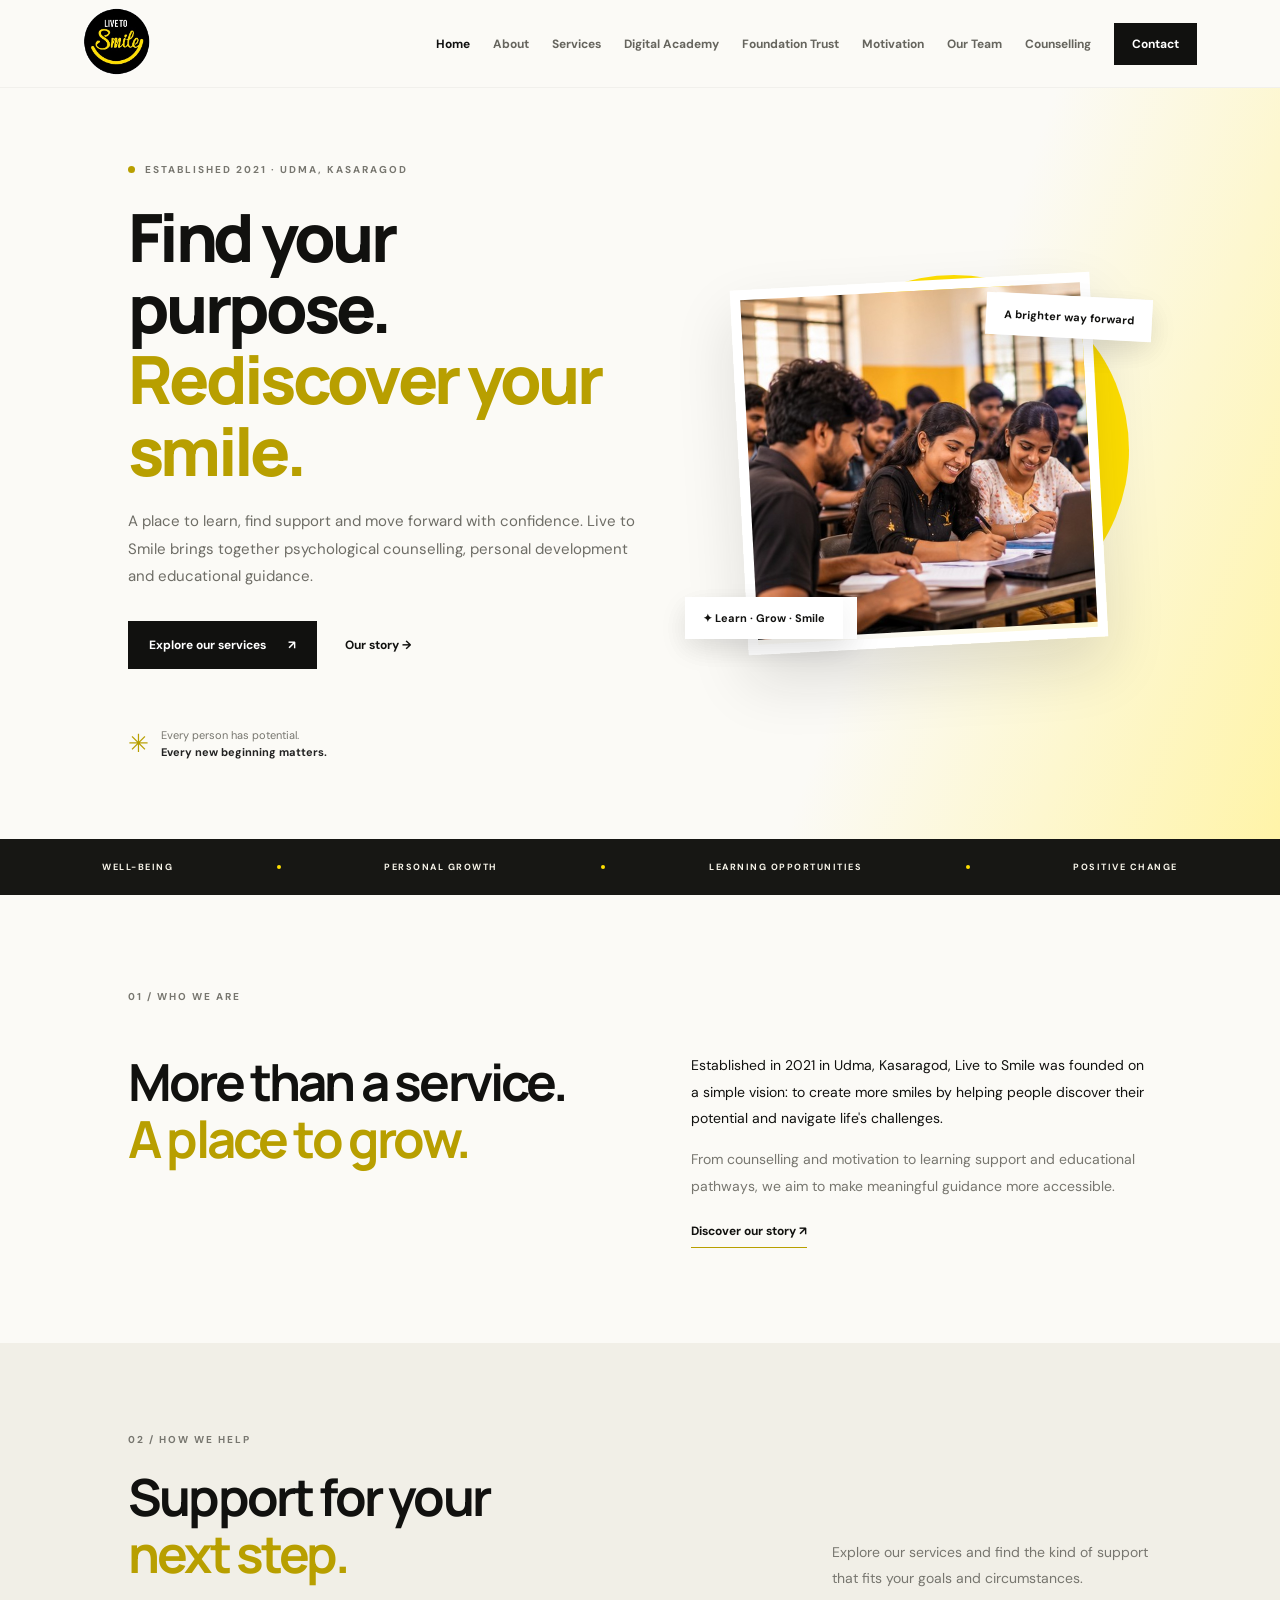
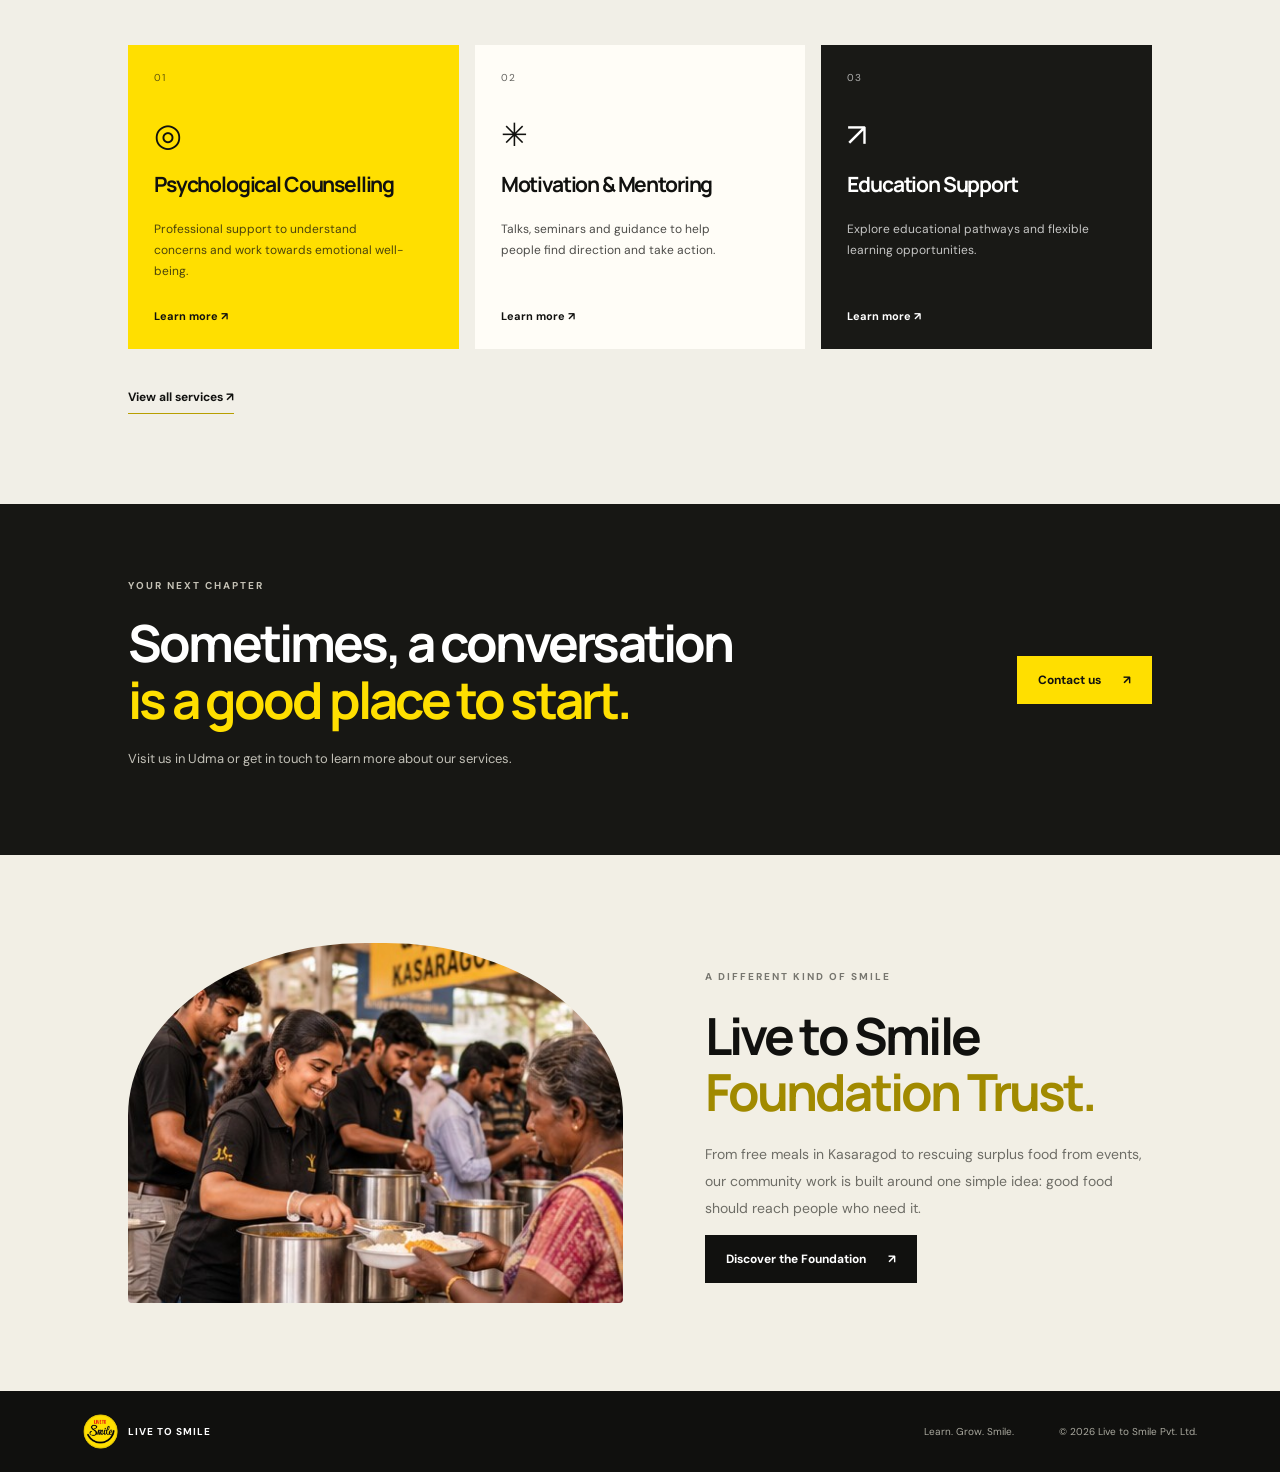
<file: live_to_smile/index.html>
<!doctype html>
<html lang="en"><head><meta charset="UTF-8"><meta name="viewport" content="width=device-width, initial-scale=1.0">
<meta name="description" content="Live to Smile Pvt. Ltd. offers psychological counselling, personal development, motivation and education guidance in Udma, Kasaragod."><title>Home | Live to Smile</title>
<link rel="preconnect" href="https://fonts.googleapis.com"><link rel="preconnect" href="https://fonts.gstatic.com" crossorigin>
<link href="https://fonts.googleapis.com/css2?family=DM+Sans:wght@400;500;600;700&family=Manrope:wght@400;500;600;700;800&display=swap" rel="stylesheet">
<link rel="stylesheet" href="css/style.css"></head><body class="page-home">
<header class="site-header">
  <a class="brand" href="index.html" aria-label="Live to Smile home"><img src="assets/logo-black.jpg" alt="Live to Smile logo"></a>
  <button class="menu-toggle" aria-label="Open navigation" aria-expanded="false">☰</button>
  <nav class="nav" aria-label="Main navigation">
    <a class="active" href="index.html">Home</a><a href="about.html">About</a><a href="services.html">Services</a>
    <a href="education.html">Digital Academy</a><a href="foundation.html">Foundation Trust</a><a href="motivation.html">Motivation</a><a href="team.html">Our Team</a><a href="counselling.html">Counselling</a>
    <a class="nav-cta" href="contact.html">Contact</a>
  </nav>
</header>
<main>
<section class="hero">
 <div class="hero-copy"><span class="eyebrow"><span class="eyebrow-dot"></span> ESTABLISHED 2021 · UDMA, KASARAGOD</span>
 <h1>Find your purpose.<br><span>Rediscover your smile.</span></h1>
 <p class="hero-text">A place to learn, find support and move forward with confidence. Live to Smile brings together psychological counselling, personal development and educational guidance.</p>
 <div class="hero-actions"><a class="button button-dark" href="services.html">Explore our services <span>↗</span></a><a class="text-link" href="about.html">Our story →</a></div>
 <div class="hero-note"><span class="note-mark">✳</span><span>Every person has potential.<br><strong>Every new beginning matters.</strong></span></div></div>
 <div class="hero-art"><div class="sun-disc"></div><div class="art-card home-photo"><img src="assets/students-learning.jpg" alt="Students learning together in a bright classroom"></div>
  <div class="floating-tag tag-top">LEARN WITH PURPOSE</div><div class="floating-tag tag-bottom">SUPPORT · GROW · SMILE</div><div class="floating-tag tag-top">A brighter way forward</div><div class="floating-tag tag-bottom">✦ Learn · Grow · Smile</div></div>
</section>
<section class="trust-strip"><span>WELL-BEING</span><i></i><span>PERSONAL GROWTH</span><i></i><span>LEARNING OPPORTUNITIES</span><i></i><span>POSITIVE CHANGE</span></section>
<section class="section"><div class="section-kicker">01 / WHO WE ARE</div><div class="section-grid"><h2>More than a service.<br><span>A place to grow.</span></h2><div class="section-copy"><p>Established in 2021 in Udma, Kasaragod, Live to Smile was founded on a simple vision: to create more smiles by helping people discover their potential and navigate life's challenges.</p><p class="muted">From counselling and motivation to learning support and educational pathways, we aim to make meaningful guidance more accessible.</p><a class="underlined-link" href="about.html">Discover our story <span>↗</span></a></div></div></section>
<section class="courses-section"><div class="section-head"><div><div class="section-kicker">02 / HOW WE HELP</div><h2>Support for your<br><span>next step.</span></h2></div><p>Explore our services and find the kind of support that fits your goals and circumstances.</p></div>
<div class="course-grid"><article class="course-card course-yellow"><span class="course-number">01</span><div class="course-symbol">◎</div><h3>Psychological Counselling</h3><p>Professional support to understand concerns and work towards emotional well-being.</p><a class="card-link" href="counselling.html">Learn more ↗</a></article>
<article class="course-card course-cream"><span class="course-number">02</span><div class="course-symbol">✳</div><h3>Motivation & Mentoring</h3><p>Talks, seminars and guidance to help people find direction and take action.</p><a class="card-link" href="motivation.html">Learn more ↗</a></article>
<article class="course-card course-dark"><span class="course-number">03</span><div class="course-symbol">↗</div><h3>Education Support</h3><p>Explore educational pathways and flexible learning opportunities.</p><a class="card-link" href="education.html">Learn more ↗</a></article></div>
<div class="center-link"><a class="underlined-link" href="services.html">View all services <span>↗</span></a></div></section>
<section class="contact-band"><div><div class="section-kicker">YOUR NEXT CHAPTER</div><h2>Sometimes, a conversation<br><span>is a good place to start.</span></h2><p>Visit us in Udma or get in touch to learn more about our services.</p></div><a class="button button-yellow" href="contact.html">Contact us <span>↗</span></a></section>
<section class="home-foundation-feature">
  <div class="home-foundation-photo"><img src="assets/community-meal-service.jpg" alt="Illustrative image of volunteers serving a community meal"></div>
  <div class="home-foundation-copy"><span class="section-kicker">A DIFFERENT KIND OF SMILE</span><h2>Live to Smile <span>Foundation Trust.</span></h2>
  <p>From free meals in Kasaragod to rescuing surplus food from events, our community work is built around one simple idea: good food should reach people who need it.</p>
  <a class="button button-dark" href="#foundation">Discover the Foundation <span>↗</span></a></div>
</section></main>
<footer class="footer">
  <a href="index.html" class="footer-brand"><img src="assets/logo-yellow.jpg" alt=""><span>LIVE TO SMILE</span></a>
  <span>Learn. Grow. Smile.</span>
  <span>© <span id="year"></span> Live to Smile Pvt. Ltd.</span>
</footer>
<script src="js/script.js"></script>
</body></html>
</file>
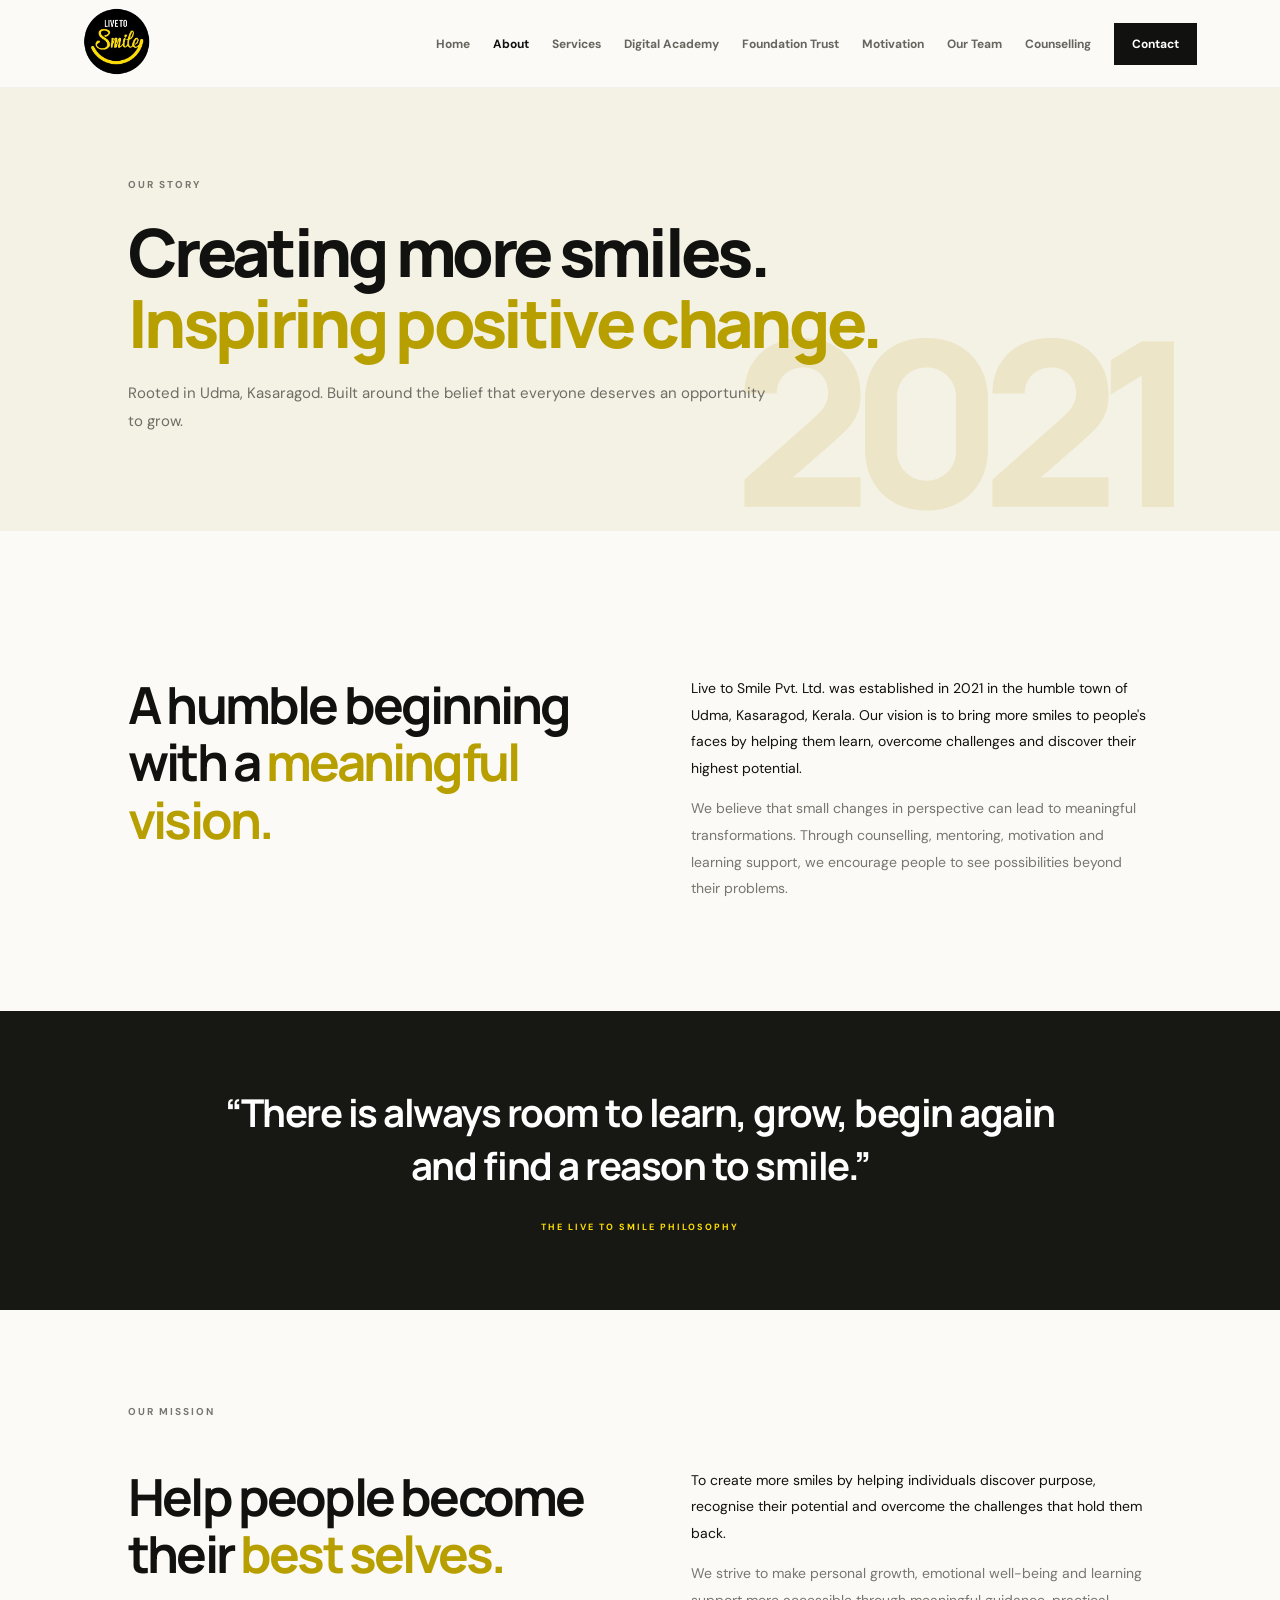
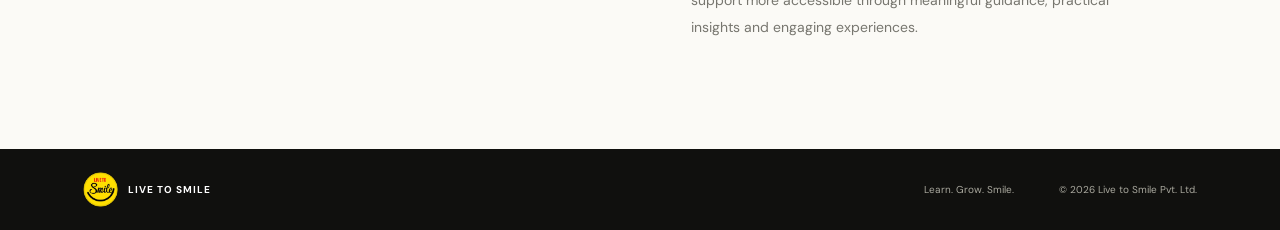
<file: live_to_smile/about.html>
<!doctype html>
<html lang="en"><head><meta charset="UTF-8"><meta name="viewport" content="width=device-width, initial-scale=1.0">
<meta name="description" content="Learn about Live to Smile Pvt. Ltd., established in Udma, Kasaragod in 2021."><title>About Us | Live to Smile</title>
<link rel="preconnect" href="https://fonts.googleapis.com"><link rel="preconnect" href="https://fonts.gstatic.com" crossorigin>
<link href="https://fonts.googleapis.com/css2?family=DM+Sans:wght@400;500;600;700&family=Manrope:wght@400;500;600;700;800&display=swap" rel="stylesheet">
<link rel="stylesheet" href="css/style.css"></head><body class="page-about">
<header class="site-header">
  <a class="brand" href="index.html" aria-label="Live to Smile home"><img src="assets/logo-black.jpg" alt="Live to Smile logo"></a>
  <button class="menu-toggle" aria-label="Open navigation" aria-expanded="false">☰</button>
  <nav class="nav" aria-label="Main navigation">
    <a href="index.html">Home</a><a class="active" href="about.html">About</a><a href="services.html">Services</a>
    <a href="education.html">Digital Academy</a><a href="foundation.html">Foundation Trust</a><a href="motivation.html">Motivation</a><a href="team.html">Our Team</a><a href="counselling.html">Counselling</a>
    <a class="nav-cta" href="contact.html">Contact</a>
  </nav>
</header>
<main>
<section class="page-hero"><div class="section-kicker">OUR STORY</div><h1>Creating more smiles.<br><span>Inspiring positive change.</span></h1><p>Rooted in Udma, Kasaragod. Built around the belief that everyone deserves an opportunity to grow.</p></section>
<section class="section"><div class="section-grid"><h2>A humble beginning<br>with a <span>meaningful vision.</span></h2><div class="section-copy"><p>Live to Smile Pvt. Ltd. was established in 2021 in the humble town of Udma, Kasaragod, Kerala. Our vision is to bring more smiles to people's faces by helping them learn, overcome challenges and discover their highest potential.</p><p class="muted">We believe that small changes in perspective can lead to meaningful transformations. Through counselling, mentoring, motivation and learning support, we encourage people to see possibilities beyond their problems.</p></div></div></section>
<section class="quote-section"><p>“There is always room to learn, grow, begin again and find a reason to smile.”</p><span>THE LIVE TO SMILE PHILOSOPHY</span></section>
<section class="section"><div class="section-kicker">OUR MISSION</div><div class="section-grid"><h2>Help people become<br>their <span>best selves.</span></h2><div class="section-copy"><p>To create more smiles by helping individuals discover purpose, recognise their potential and overcome the challenges that hold them back.</p><p class="muted">We strive to make personal growth, emotional well-being and learning support more accessible through meaningful guidance, practical insights and engaging experiences.</p></div></div></section>
</main>
<footer class="footer">
  <a href="index.html" class="footer-brand"><img src="assets/logo-yellow.jpg" alt=""><span>LIVE TO SMILE</span></a>
  <span>Learn. Grow. Smile.</span>
  <span>© <span id="year"></span> Live to Smile Pvt. Ltd.</span>
</footer>
<script src="js/script.js"></script>
</body></html>
</file>
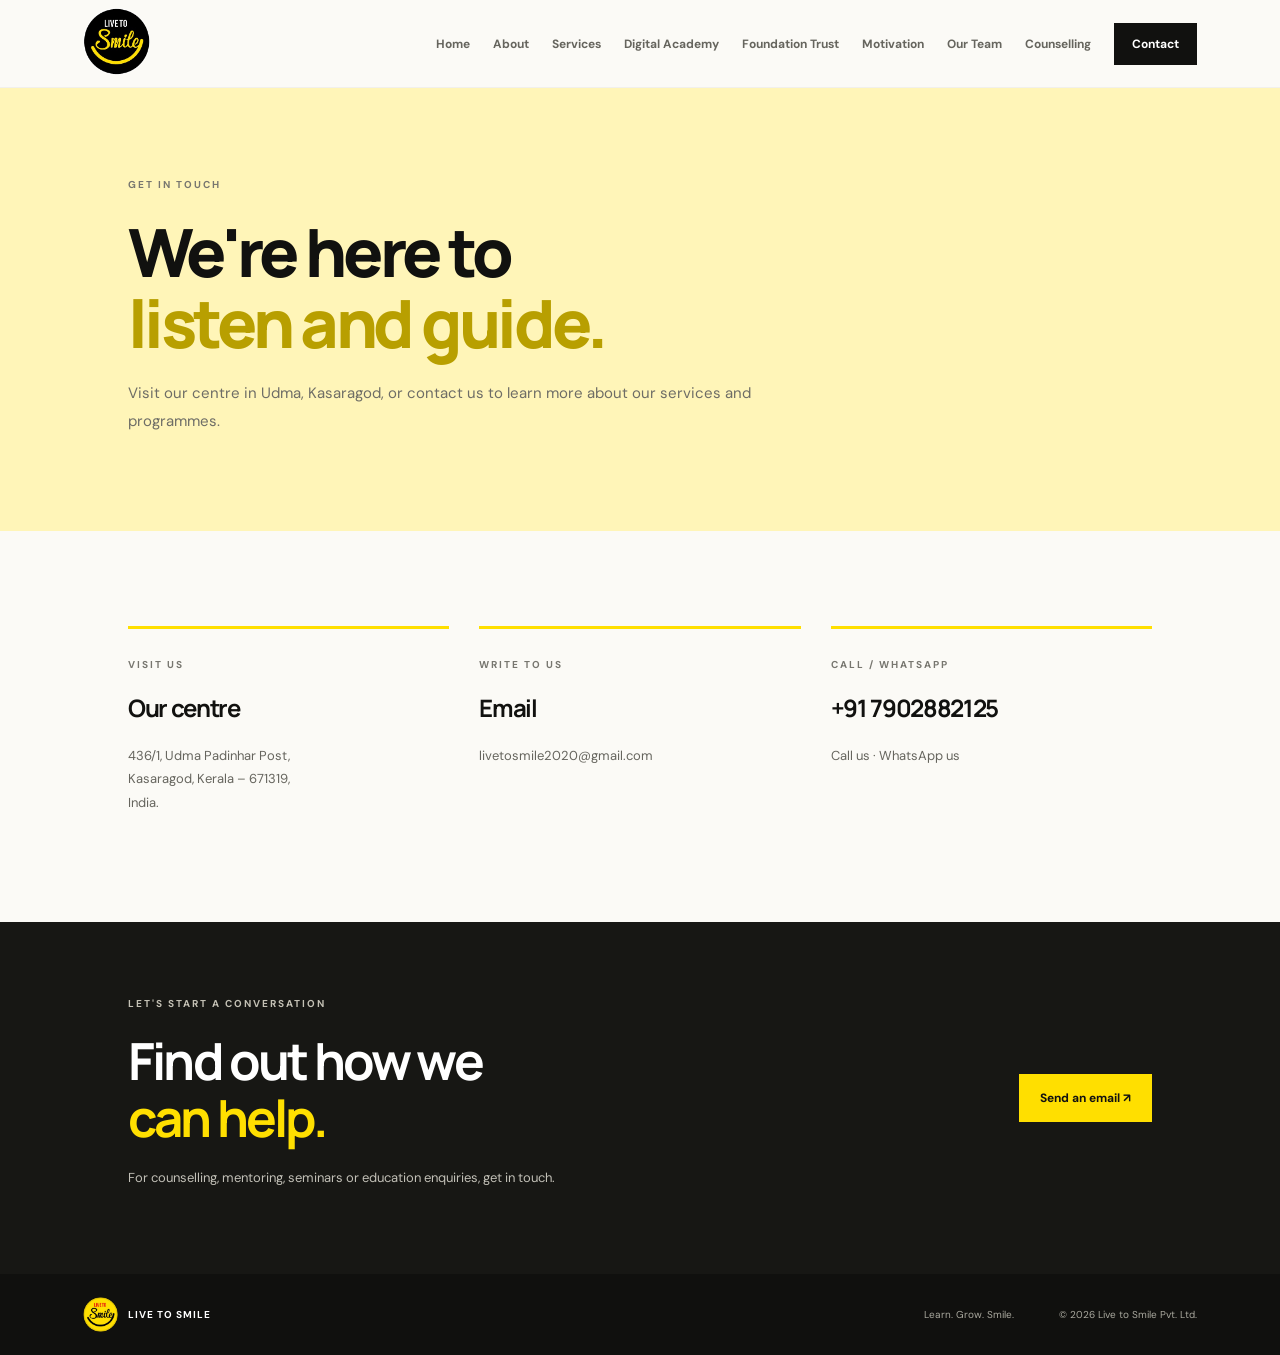
<file: live_to_smile/contact.html>
<!doctype html>
<html lang="en"><head><meta charset="UTF-8"><meta name="viewport" content="width=device-width, initial-scale=1.0">
<meta name="description" content="Contact or visit Live to Smile Pvt. Ltd. in Udma, Kasaragod, Kerala."><title>Contact | Live to Smile</title>
<link rel="preconnect" href="https://fonts.googleapis.com"><link rel="preconnect" href="https://fonts.gstatic.com" crossorigin>
<link href="https://fonts.googleapis.com/css2?family=DM+Sans:wght@400;500;600;700&family=Manrope:wght@400;500;600;700;800&display=swap" rel="stylesheet">
<link rel="stylesheet" href="css/style.css"></head><body class="page-contact">
<header class="site-header">
  <a class="brand" href="index.html" aria-label="Live to Smile home"><img src="assets/logo-black.jpg" alt="Live to Smile logo"></a>
  <button class="menu-toggle" aria-label="Open navigation" aria-expanded="false">☰</button>
  <nav class="nav" aria-label="Main navigation">
    <a href="index.html">Home</a><a href="about.html">About</a><a href="services.html">Services</a>
    <a href="education.html">Digital Academy</a><a href="foundation.html">Foundation Trust</a><a href="motivation.html">Motivation</a><a href="team.html">Our Team</a><a href="counselling.html">Counselling</a>
    <a class="nav-cta" href="contact.html">Contact</a>
  </nav>
</header>
<main>
<section class="page-hero"><div class="section-kicker">GET IN TOUCH</div><h1>We're here to<br><span>listen and guide.</span></h1><p>Visit our centre in Udma, Kasaragod, or contact us to learn more about our services and programmes.</p></section>
<section class="section contact-details"><div class="contact-detail"><span class="detail-label">VISIT US</span><h2>Our centre</h2><p>436/1, Udma Padinhar Post,<br>Kasaragod, Kerala – 671319,<br>India.</p></div><div class="contact-detail"><span class="detail-label">WRITE TO US</span><h2>Email</h2><p><a href="mailto:livetosmile2020@gmail.com">livetosmile2020@gmail.com</a></p></div><div class="contact-detail"><span class="detail-label">CALL / WHATSAPP</span><h2>+91 7902882125</h2><p><a href="tel:+917902882125">Call us</a> · <a href="https://wa.me/917902882125" target="_blank" rel="noopener">WhatsApp us</a></p></div></section>
<section class="contact-band"><div><div class="section-kicker">LET'S START A CONVERSATION</div><h2>Find out how we<br><span>can help.</span></h2><p>For counselling, mentoring, seminars or education enquiries, get in touch.</p></div><a class="button button-yellow" href="mailto:livetosmile2020@gmail.com">Send an email ↗</a></section>
</main>
<footer class="footer">
  <a href="index.html" class="footer-brand"><img src="assets/logo-yellow.jpg" alt=""><span>LIVE TO SMILE</span></a>
  <span>Learn. Grow. Smile.</span>
  <span>© <span id="year"></span> Live to Smile Pvt. Ltd.</span>
</footer>
<script src="js/script.js"></script>
</body></html>
</file>
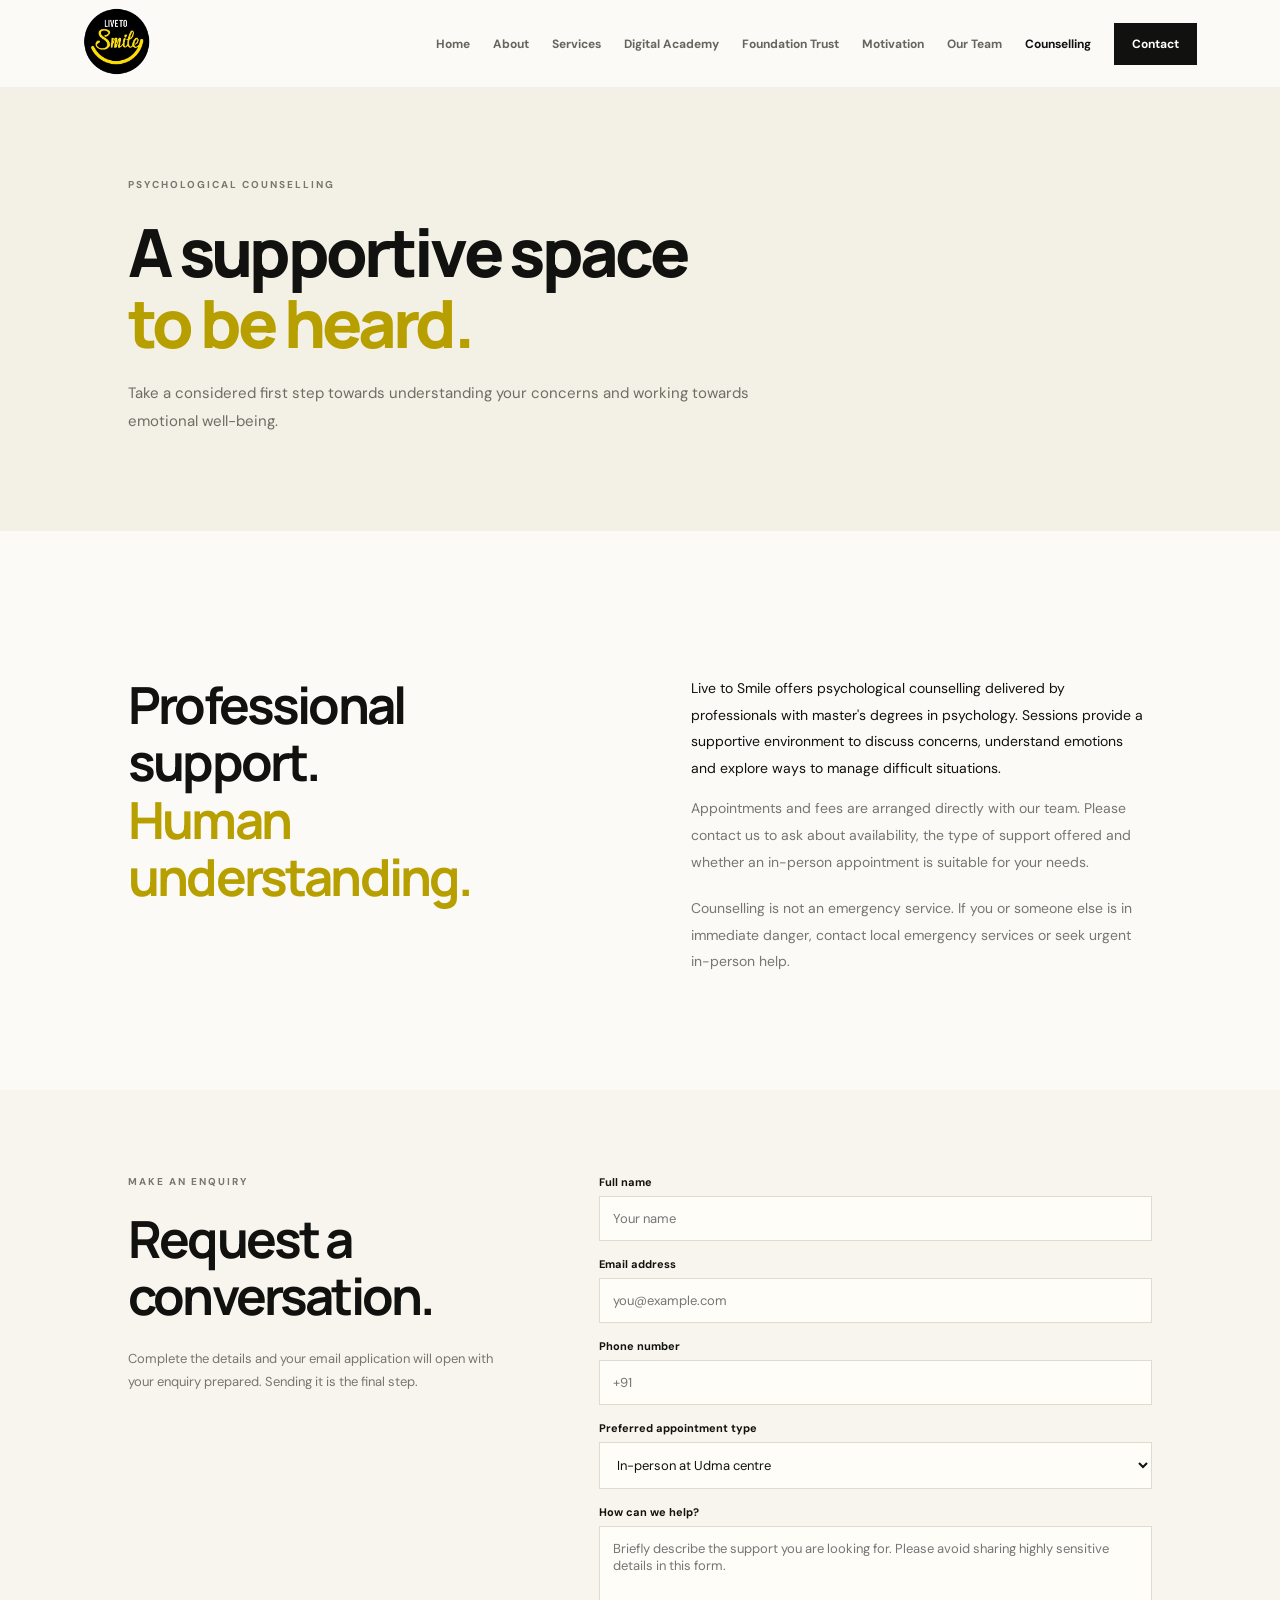
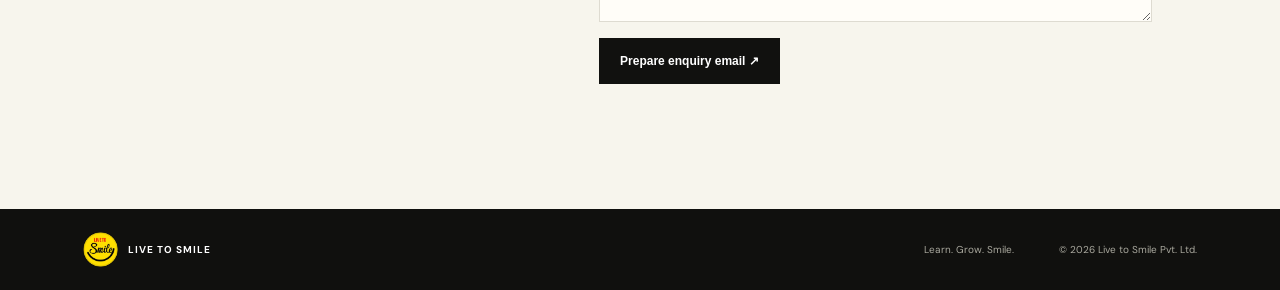
<file: live_to_smile/counselling.html>
<!doctype html>
<html lang="en"><head><meta charset="UTF-8"><meta name="viewport" content="width=device-width, initial-scale=1.0">
<meta name="description" content="Enquire about psychological counselling at Live to Smile in Udma, Kasaragod."><title>Counselling | Live to Smile</title>
<link rel="preconnect" href="https://fonts.googleapis.com"><link rel="preconnect" href="https://fonts.gstatic.com" crossorigin>
<link href="https://fonts.googleapis.com/css2?family=DM+Sans:wght@400;500;600;700&family=Manrope:wght@400;500;600;700;800&display=swap" rel="stylesheet">
<link rel="stylesheet" href="css/style.css"></head><body class="page-counselling">
<header class="site-header">
  <a class="brand" href="index.html" aria-label="Live to Smile home"><img src="assets/logo-black.jpg" alt="Live to Smile logo"></a>
  <button class="menu-toggle" aria-label="Open navigation" aria-expanded="false">☰</button>
  <nav class="nav" aria-label="Main navigation">
    <a href="index.html">Home</a><a href="about.html">About</a><a href="services.html">Services</a>
    <a href="education.html">Digital Academy</a><a href="foundation.html">Foundation Trust</a><a href="motivation.html">Motivation</a><a href="team.html">Our Team</a><a class="active" href="counselling.html">Counselling</a>
    <a class="nav-cta" href="contact.html">Contact</a>
  </nav>
</header>
<main>
<section class="page-hero"><div class="section-kicker">PSYCHOLOGICAL COUNSELLING</div><h1>A supportive space<br><span>to be heard.</span></h1><p>Take a considered first step towards understanding your concerns and working towards emotional well-being.</p></section>
<section class="section"><div class="section-grid"><h2>Professional support.<br><span>Human understanding.</span></h2><div class="section-copy"><p>Live to Smile offers psychological counselling delivered by professionals with master's degrees in psychology. Sessions provide a supportive environment to discuss concerns, understand emotions and explore ways to manage difficult situations.</p><p class="muted">Appointments and fees are arranged directly with our team. Please contact us to ask about availability, the type of support offered and whether an in-person appointment is suitable for your needs.</p><p class="small-note">Counselling is not an emergency service. If you or someone else is in immediate danger, contact local emergency services or seek urgent in-person help.</p></div></div></section>
<section class="form-section"><div><div class="section-kicker">MAKE AN ENQUIRY</div><h2>Request a conversation.</h2><p>Complete the details and your email application will open with your enquiry prepared. Sending it is the final step.</p></div>
<form id="appointment-form" class="contact-form"><label>Full name<input name="name" required placeholder="Your name"></label><label>Email address<input name="email" type="email" required placeholder="you@example.com"></label><label>Phone number<input name="phone" required placeholder="+91"></label><label>Preferred appointment type<select name="mode"><option>In-person at Udma centre</option><option>Online (subject to availability)</option><option>Please advise me</option></select></label><label>How can we help?<textarea name="message" rows="4" placeholder="Briefly describe the support you are looking for. Please avoid sharing highly sensitive details in this form."></textarea></label><button class="button button-dark" type="submit">Prepare enquiry email ↗</button><p class="form-status" id="form-status" aria-live="polite"></p></form></section>
</main>
<footer class="footer">
  <a href="index.html" class="footer-brand"><img src="assets/logo-yellow.jpg" alt=""><span>LIVE TO SMILE</span></a>
  <span>Learn. Grow. Smile.</span>
  <span>© <span id="year"></span> Live to Smile Pvt. Ltd.</span>
</footer>
<script src="js/script.js"></script>
</body></html>
</file>
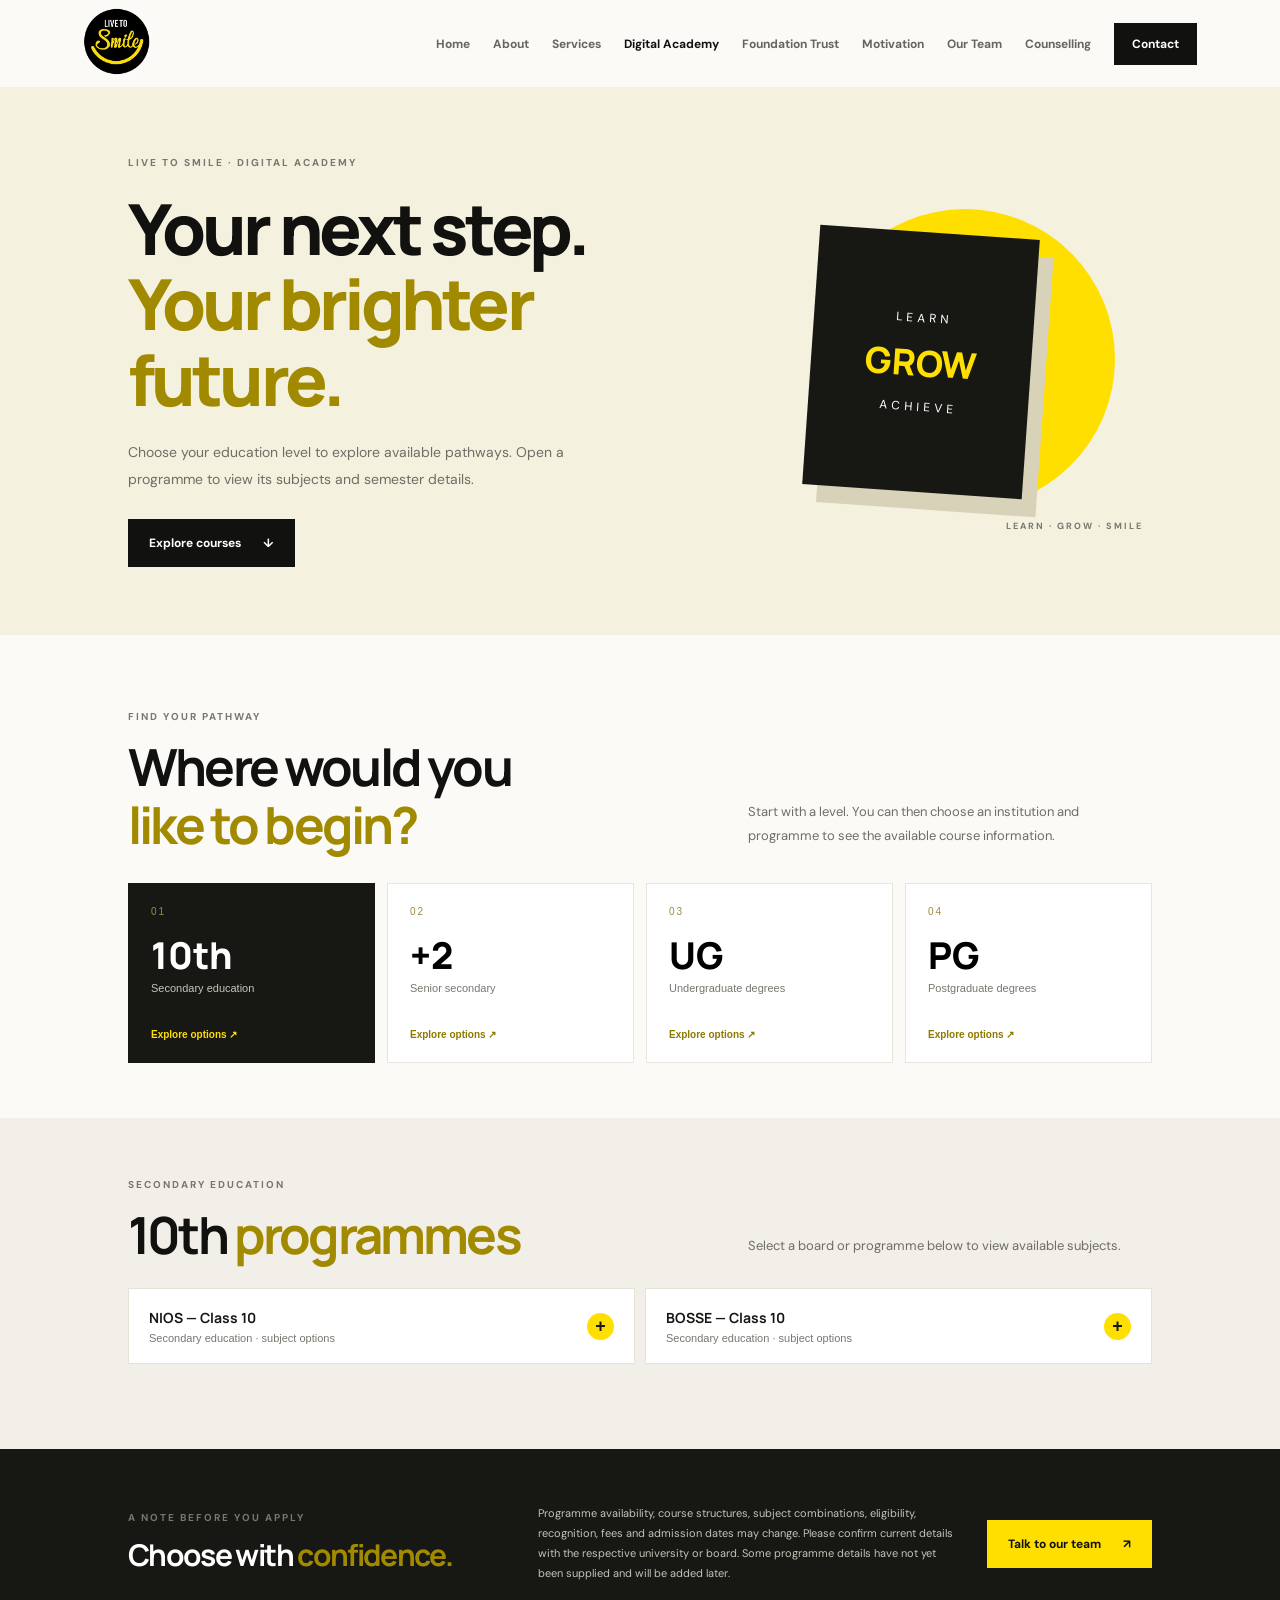
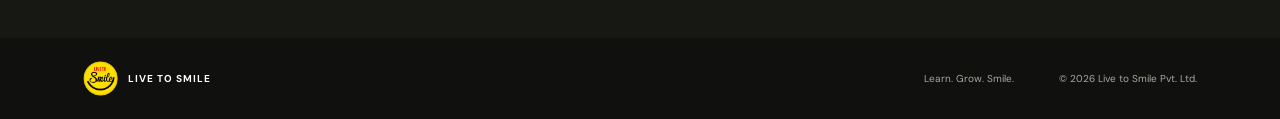
<file: live_to_smile/education.html>
<!doctype html>
<html lang="en"><head><meta charset="UTF-8"><meta name="viewport" content="width=device-width, initial-scale=1.0">
<meta name="description" content="Explore 10th, +2, undergraduate and postgraduate study pathways with the Live to Smile Digital Academy."><title>Digital Academy | Live to Smile</title>
<link rel="preconnect" href="https://fonts.googleapis.com"><link rel="preconnect" href="https://fonts.gstatic.com" crossorigin>
<link href="https://fonts.googleapis.com/css2?family=DM+Sans:wght@400;500;600;700&family=Manrope:wght@400;500;600;700;800&display=swap" rel="stylesheet">
<link rel="stylesheet" href="css/style.css"></head><body class="page-education">
<header class="site-header">
  <a class="brand" href="index.html" aria-label="Live to Smile home"><img src="assets/logo-black.jpg" alt="Live to Smile logo"></a>
  <button class="menu-toggle" aria-label="Open navigation" aria-expanded="false">☰</button>
  <nav class="nav" aria-label="Main navigation">
    <a href="index.html">Home</a><a href="about.html">About</a><a href="services.html">Services</a>
    <a class="active" href="education.html">Digital Academy</a><a href="foundation.html">Foundation Trust</a><a href="motivation.html">Motivation</a><a href="team.html">Our Team</a><a href="counselling.html">Counselling</a>
    <a class="nav-cta" href="contact.html">Contact</a>
  </nav>
</header>
<main>
<section class="academy-hero-v4"><div class="academy-v4-copy"><div class="section-kicker">LIVE TO SMILE · DIGITAL ACADEMY</div><h1>Your next step.<br><span>Your brighter future.</span></h1><p>Choose your education level to explore available pathways. Open a programme to view its subjects and semester details.</p><a class="button button-dark" href="#academy-levels">Explore courses <span>↓</span></a></div><div class="academy-v4-art"><div class="academy-v4-circle"></div><div class="academy-v4-card"><span>LEARN</span><strong>GROW</strong><span>ACHIEVE</span></div><small>LEARN · GROW · SMILE</small></div></section>

<section class="academy-level-section" id="academy-levels">
 <div class="academy-v4-heading"><div><div class="section-kicker">FIND YOUR PATHWAY</div><h2>Where would you<br><span>like to begin?</span></h2></div><p>Start with a level. You can then choose an institution and programme to see the available course information.</p></div>
 <div class="academy-level-grid" role="tablist" aria-label="Education levels">
  <button class="academy-level-card is-selected" type="button" data-level="tenth" aria-selected="true"><span class="academy-level-number">01</span><strong>10th</strong><small>Secondary education</small><b>Explore options ↗</b></button>
  <button class="academy-level-card" type="button" data-level="plus2" aria-selected="false"><span class="academy-level-number">02</span><strong>+2</strong><small>Senior secondary</small><b>Explore options ↗</b></button>
  <button class="academy-level-card" type="button" data-level="ug" aria-selected="false"><span class="academy-level-number">03</span><strong>UG</strong><small>Undergraduate degrees</small><b>Explore options ↗</b></button>
  <button class="academy-level-card" type="button" data-level="pg" aria-selected="false"><span class="academy-level-number">04</span><strong>PG</strong><small>Postgraduate degrees</small><b>Explore options ↗</b></button>
 </div>
</section>

<section class="academy-program-area" aria-live="polite">
 <div class="academy-program-heading"><div><div class="section-kicker" id="academy-level-kicker">SECONDARY EDUCATION</div><h2 id="academy-level-title">10th <span>programmes</span></h2></div><p id="academy-level-description">Select a board or programme below to view available subjects.</p></div>
 <div class="academy-program-list" id="academy-program-list">
  <article class="academy-program">
      <button class="academy-program-toggle" type="button" aria-expanded="false" aria-controls="detail-nios10">
        <span><strong>NIOS — Class 10</strong><small>Secondary education · subject options</small></span><b class="academy-plus">+</b>
      </button>
      <div class="academy-program-detail" id="detail-nios10" hidden><div class="academy-detail-group"><h4>Subjects</h4><div class="academy-subjects"><span>English</span><span>Malayalam / Arabic</span><span>Social Science</span><span>Business Studies</span><span>Indian Cultural Studies</span><span>Optional Mathematics</span><span>Science and Technology</span></div></div></div>
    </article><article class="academy-program">
      <button class="academy-program-toggle" type="button" aria-expanded="false" aria-controls="detail-bosse10">
        <span><strong>BOSSE — Class 10</strong><small>Secondary education · subject options</small></span><b class="academy-plus">+</b>
      </button>
      <div class="academy-program-detail" id="detail-bosse10" hidden><div class="academy-detail-group"><h4>Subjects</h4><div class="academy-subjects"><span>English</span><span>Malayalam</span><span>Business Studies</span><span>Indian Cultural Studies / Sciences</span><span>Social Science</span></div></div></div>
    </article>
 </div>
 <div class="academy-pg-blank" id="academy-pg-blank" hidden aria-label="Postgraduate programme details to be added"></div>
</section>

<section class="academy-footnote"><div><span class="section-kicker">A NOTE BEFORE YOU APPLY</span><h2>Choose with <span>confidence.</span></h2></div><p>Programme availability, course structures, subject combinations, eligibility, recognition, fees and admission dates may change. Please confirm current details with the respective university or board. Some programme details have not yet been supplied and will be added later.</p><a class="button button-yellow" href="contact.html">Talk to our team <span>↗</span></a></section>
</main>
<footer class="footer">
  <a href="index.html" class="footer-brand"><img src="assets/logo-yellow.jpg" alt=""><span>LIVE TO SMILE</span></a>
  <span>Learn. Grow. Smile.</span>
  <span>© <span id="year"></span> Live to Smile Pvt. Ltd.</span>
</footer>
<script src="js/script.js"></script>
<script>
(function(){
 const data={
  tenth:{kicker:"SECONDARY EDUCATION",title:"10th",description:"Select a board to view the available Class 10 subject options.",html:"<article class=\"academy-program\">\n      <button class=\"academy-program-toggle\" type=\"button\" aria-expanded=\"false\" aria-controls=\"detail-nios10\">\n        <span><strong>NIOS \u2014 Class 10</strong><small>Secondary education \u00b7 subject options</small></span><b class=\"academy-plus\">+</b>\n      </button>\n      <div class=\"academy-program-detail\" id=\"detail-nios10\" hidden><div class=\"academy-detail-group\"><h4>Subjects</h4><div class=\"academy-subjects\"><span>English</span><span>Malayalam / Arabic</span><span>Social Science</span><span>Business Studies</span><span>Indian Cultural Studies</span><span>Optional Mathematics</span><span>Science and Technology</span></div></div></div>\n    </article><article class=\"academy-program\">\n      <button class=\"academy-program-toggle\" type=\"button\" aria-expanded=\"false\" aria-controls=\"detail-bosse10\">\n        <span><strong>BOSSE \u2014 Class 10</strong><small>Secondary education \u00b7 subject options</small></span><b class=\"academy-plus\">+</b>\n      </button>\n      <div class=\"academy-program-detail\" id=\"detail-bosse10\" hidden><div class=\"academy-detail-group\"><h4>Subjects</h4><div class=\"academy-subjects\"><span>English</span><span>Malayalam</span><span>Business Studies</span><span>Indian Cultural Studies / Sciences</span><span>Social Science</span></div></div></div>\n    </article>"},
  plus2:{kicker:"SENIOR SECONDARY EDUCATION",title:"+2",description:"Choose a board and stream to view the Class 12 subjects.",html:"<article class=\"academy-program\">\n      <button class=\"academy-program-toggle\" type=\"button\" aria-expanded=\"false\" aria-controls=\"detail-bosse12com\">\n        <span><strong>BOSSE \u2014 Class 12 Commerce</strong><small>Senior secondary \u00b7 Commerce</small></span><b class=\"academy-plus\">+</b>\n      </button>\n      <div class=\"academy-program-detail\" id=\"detail-bosse12com\" hidden><div class=\"academy-detail-group\"><h4>Subjects</h4><div class=\"academy-subjects\"><span>English</span><span>Malayalam</span><span>Accountancy</span><span>Business Studies</span><span>Political Science</span></div></div></div>\n    </article><article class=\"academy-program\">\n      <button class=\"academy-program-toggle\" type=\"button\" aria-expanded=\"false\" aria-controls=\"detail-bosse12hum\">\n        <span><strong>BOSSE \u2014 Class 12 Humanities</strong><small>Senior secondary \u00b7 Humanities</small></span><b class=\"academy-plus\">+</b>\n      </button>\n      <div class=\"academy-program-detail\" id=\"detail-bosse12hum\" hidden><div class=\"academy-detail-group\"><h4>Subjects</h4><div class=\"academy-subjects\"><span>English</span><span>Malayalam</span><span>History</span><span>Sociology</span><span>Political Science</span></div></div></div>\n    </article><article class=\"academy-program\">\n      <button class=\"academy-program-toggle\" type=\"button\" aria-expanded=\"false\" aria-controls=\"detail-bosse12sci\">\n        <span><strong>BOSSE \u2014 Class 12 Science</strong><small>Senior secondary \u00b7 Science</small></span><b class=\"academy-plus\">+</b>\n      </button>\n      <div class=\"academy-program-detail\" id=\"detail-bosse12sci\" hidden><div class=\"academy-detail-group\"><h4>Subjects</h4><div class=\"academy-subjects\"><span>English</span><span>Malayalam</span><span>Physics</span><span>Chemistry</span><span>Biology</span></div></div></div>\n    </article><article class=\"academy-program\">\n      <button class=\"academy-program-toggle\" type=\"button\" aria-expanded=\"false\" aria-controls=\"detail-nios12com\">\n        <span><strong>NIOS \u2014 Class 12 Commerce</strong><small>Senior secondary \u00b7 Commerce</small></span><b class=\"academy-plus\">+</b>\n      </button>\n      <div class=\"academy-program-detail\" id=\"detail-nios12com\" hidden><div class=\"academy-detail-group\"><h4>Subjects</h4><div class=\"academy-subjects\"><span>English</span><span>Malayalam / Arabic</span><span>Accountancy</span><span>Business Studies</span><span>Political Science</span></div></div></div>\n    </article><article class=\"academy-program\">\n      <button class=\"academy-program-toggle\" type=\"button\" aria-expanded=\"false\" aria-controls=\"detail-nios12hum\">\n        <span><strong>NIOS \u2014 Class 12 Humanities</strong><small>Senior secondary \u00b7 Humanities</small></span><b class=\"academy-plus\">+</b>\n      </button>\n      <div class=\"academy-program-detail\" id=\"detail-nios12hum\" hidden><div class=\"academy-detail-group\"><h4>Subjects</h4><div class=\"academy-subjects\"><span>English</span><span>Malayalam / Arabic</span><span>History</span><span>Sociology</span><span>Political Science</span></div></div></div>\n    </article><article class=\"academy-program\">\n      <button class=\"academy-program-toggle\" type=\"button\" aria-expanded=\"false\" aria-controls=\"detail-nios12sci\">\n        <span><strong>NIOS \u2014 Class 12 Science</strong><small>Senior secondary \u00b7 Science</small></span><b class=\"academy-plus\">+</b>\n      </button>\n      <div class=\"academy-program-detail\" id=\"detail-nios12sci\" hidden><div class=\"academy-detail-group\"><h4>Subjects</h4><div class=\"academy-subjects\"><span>English</span><span>Malayalam / Arabic</span><span>Physics</span><span>Chemistry</span><span>Biology (Mathematics not offered)</span></div></div></div>\n    </article>"},
  ug:{kicker:"UNDERGRADUATE EDUCATION",title:"UG",description:"Choose an institution and programme to explore available degree subjects.",html:"<article class=\"academy-program\">\n      <button class=\"academy-program-toggle\" type=\"button\" aria-expanded=\"false\" aria-controls=\"detail-svsu-bcom\">\n        <span><strong>B.Com \u2014 SVSU</strong><small>6 semesters \u00b7 subject details</small></span><b class=\"academy-plus\">+</b>\n      </button>\n      <div class=\"academy-program-detail\" id=\"detail-svsu-bcom\" hidden><div class=\"academy-detail-group\"><h4>Semester-wise subjects</h4><div class=\"academy-sem-grid\"><article class=\"academy-sem\"><h4>1st Semester</h4><ul><li>English Communication Theory</li><li>Financial Accounting</li><li>Business Organisation and Management</li><li>Business Communication</li></ul></article><article class=\"academy-sem\"><h4>2nd Semester</h4><ul><li>Business Law</li><li>Environmental Science</li><li>Business Mathematics and Statistics</li><li>International Business</li></ul></article><article class=\"academy-sem\"><h4>3rd Semester</h4><ul><li>Auditing</li><li>Company Law</li><li>Income Tax Law and Practice</li><li>Personality Development and Communication Skills</li></ul></article><article class=\"academy-sem\"><h4>4th Semester</h4><ul><li>Corporate Accounting</li><li>Cost Accounting</li><li>Entrepreneurship for Small Business</li><li>Research Methodology</li></ul></article><article class=\"academy-sem\"><h4>5th Semester</h4><ul><li>Organisational Behaviour</li><li>Personal Selling and Salesmanship</li><li>Principles of Marketing</li><li>Principles of Micro Economics</li><li>Universal Human Values and Professional Ethics</li></ul></article><article class=\"academy-sem\"><h4>6th Semester</h4><ul><li>Banker and Customer Relationship</li><li>Banking and Insurance</li><li>Material Management</li></ul></article></div></div></div>\n    </article><article class=\"academy-program\">\n      <button class=\"academy-program-toggle\" type=\"button\" aria-expanded=\"false\" aria-controls=\"detail-svsu-bba\">\n        <span><strong>BBA \u2014 SVSU</strong><small>6 semesters \u00b7 subject details</small></span><b class=\"academy-plus\">+</b>\n      </button>\n      <div class=\"academy-program-detail\" id=\"detail-svsu-bba\" hidden><div class=\"academy-detail-group\"><h4>Semester-wise subjects</h4><div class=\"academy-sem-grid\"><article class=\"academy-sem\"><h4>1st Semester</h4><ul><li>Cyber Crimes and Law</li><li>English Communication Theory</li><li>Principles of Economics</li><li>Principles of Management and Organisational Structure</li></ul></article><article class=\"academy-sem\"><h4>2nd Semester</h4><ul><li>Business Statistics</li><li>Environmental Science</li><li>Financial Accounting</li><li>Insurance and Risk Management</li></ul></article><article class=\"academy-sem\"><h4>3rd Semester</h4><ul><li>Computer Applications in Business Management</li><li>Macro Economics</li><li>Personality Development and Communication Skills</li><li>Principles of Market</li><li>Tax Plan</li></ul></article><article class=\"academy-sem\"><h4>4th Semester</h4><ul><li>Business Research</li><li>Commodity and Stock Market</li><li>Cost and Management Accounting</li><li>Human Resource Management</li><li>Indian Economy</li></ul></article><article class=\"academy-sem\"><h4>5th Semester</h4><ul><li>Legal Aspect of Business</li><li>Qualitative Techniques</li><li>Universal Human Value and Professional Ethics</li></ul></article><article class=\"academy-sem\"><h4>6th Semester</h4><ul><li>Business Environmental</li><li>Business Policy and Strategy</li><li>Counselling and Negotiations</li><li>Financial Accounting</li><li>Working Capital Management</li></ul></article></div></div></div>\n    </article><article class=\"academy-program\">\n      <button class=\"academy-program-toggle\" type=\"button\" aria-expanded=\"false\" aria-controls=\"detail-svsu-ba\">\n        <span><strong>BA & other options \u2014 SVSU</strong><small>Programme options</small></span><b class=\"academy-plus\">+</b>\n      </button>\n      <div class=\"academy-program-detail\" id=\"detail-svsu-ba\" hidden><div class=\"academy-detail-group\"><h4>Available programmes</h4><div class=\"academy-subjects\"><span>BA English (Triple Main Course)</span><span>BA Political Science</span><span>BA Sociology</span><span>BA Hindi</span><span>BA History</span><span>BA Mathematics (2 subjects only)</span></div></div></div>\n    </article><article class=\"academy-program\">\n      <button class=\"academy-program-toggle\" type=\"button\" aria-expanded=\"false\" aria-controls=\"detail-jain-ug\">\n        <span><strong>UG programmes \u2014 Jain University Online</strong><small>BBA \u00b7 B.Com \u00b7 BCA</small></span><b class=\"academy-plus\">+</b>\n      </button>\n      <div class=\"academy-program-detail\" id=\"detail-jain-ug\" hidden><div class=\"academy-detail-group\"><h4>Available programmes</h4><div class=\"academy-subjects\"><span>BBA</span><span>B.Com</span><span>BCA</span></div></div><div class=\"academy-detail-group\"><h4>BBA \u00b7 1st Semester</h4><div class=\"academy-sem-grid\"><article class=\"academy-sem\"><h4>1st Semester</h4><ul><li>Additional English</li><li>General English</li><li>Mind Management and Human Value</li><li>Quantitative Techniques</li><li>Business Management</li><li>Trends in Commerce</li><li>Financial Accounting</li></ul></article></div></div><div class=\"academy-detail-group\"><h4>BBA \u00b7 2nd Semester</h4><div class=\"academy-sem-grid\"><article class=\"academy-sem\"><h4>2nd Semester</h4><ul><li>Mind Management and Human Value</li><li>Cost Accounting</li><li>General English</li><li>Additional English</li><li>Quantitative Techniques II</li><li>Business Economics</li></ul></article></div></div></div>\n    </article><article class=\"academy-program\">\n      <button class=\"academy-program-toggle\" type=\"button\" aria-expanded=\"false\" aria-controls=\"detail-ignou-bcom\">\n        <span><strong>B.Com \u2014 IGNOU</strong><small>3-year detailed course outline</small></span><b class=\"academy-plus\">+</b>\n      </button>\n      <div class=\"academy-program-detail\" id=\"detail-ignou-bcom\" hidden><div class=\"academy-detail-group\"><h4>Year-wise subjects</h4><div class=\"academy-sem-grid\"><article class=\"academy-sem\"><h4>1st Year</h4><ul><li>BCOC 131 \u2013 Financial Accounting</li><li>BEDSV 101 \u2013 Value Education</li><li>BCOS 183 \u2013 Computer Application in Business</li><li>BCOS 186 \u2013 Personal Selling and Salesmanship</li><li>BCOC 132 \u2013 Business Organisation and Management</li><li>BECC 101 \u2013 Introduction to Microeconomics</li><li>BEVAE 181 \u2013 Environmental Studies</li><li>BRL 101 \u2013 Overview of Retailing</li></ul></article><article class=\"academy-sem\"><h4>2nd Year</h4><ul><li>BPAS 184 \u2013 Logistics Management</li><li>BCOC 134 \u2013 Business Mathematics</li><li>BCOS 185 \u2013 Entrepreneurship</li><li>BCOC 133 \u2013 Business Law</li><li>BCOS 184 \u2013 E-Commerce</li><li>BCOE 141 \u2013 Principles of Marketing</li><li>BCOC 136 \u2013 Income Tax & Law Practice</li><li>BEGAE 182 \u2013 English Communication Skill</li></ul></article><article class=\"academy-sem\"><h4>3rd Year</h4><ul><li>BCOE 142 \u2013 Management Accounting</li><li>BPCS 186 \u2013 Managing Stress</li><li>CPI 102 \u2013 Redressal of Consumer</li><li>BMS 1 \u2013 NGO Management</li><li>BCOC 138 \u2013 Cost Accounting</li><li>BCOC 135 \u2013 Company Law</li><li>BCOC 137 \u2013 Corporate Accounting</li><li>BECS 184 \u2013 Data Analysis</li></ul></article></div></div></div>\n    </article><article class=\"academy-program\">\n      <button class=\"academy-program-toggle\" type=\"button\" aria-expanded=\"false\" aria-controls=\"detail-ignou-baeng\">\n        <span><strong>BA English \u2014 IGNOU</strong><small>Semester-wise subjects</small></span><b class=\"academy-plus\">+</b>\n      </button>\n      <div class=\"academy-program-detail\" id=\"detail-ignou-baeng\" hidden><div class=\"academy-detail-group\"><h4>Semester-wise subjects</h4><div class=\"academy-sem-grid\"><article class=\"academy-sem\"><h4>1st Semester</h4><ul><li>BEGC 131 \u2013 Individual and Society</li><li>BSOC 131 \u2013 Introduction to Sociology</li><li>BEVAE 181 \u2013 Environmental Studies</li><li>BMYLA 135 \u2013 Modern Indian Language: Malayalam</li></ul></article><article class=\"academy-sem\"><h4>2nd Semester</h4><ul><li>BEGC 132 \u2013 Selections from Indian Writing: Cultural Diversity</li><li>BSOC 132 \u2013 Sociology of India</li><li>BEGAE 182 \u2013 English Communication Skills</li><li>BEGLA 136 \u2013 English at the Work Place</li></ul></article><article class=\"academy-sem\"><h4>3rd Semester</h4><ul><li>BEGS 183 \u2013 Writing and Study Skills</li><li>BSOC 133 \u2013 Sociological Theories</li><li>BEGC 133 \u2013 British Literature</li><li>BEGLA 137 \u2013 Language through Literature</li></ul></article><article class=\"academy-sem\"><h4>4th Semester</h4><ul><li>BSOC 134 \u2013 Methods of Sociological Enquiry</li><li>BEGC 134 \u2013 Reading the Novel</li><li>BEGLA 138 \u2013 Reading and Speaking Skills</li></ul></article></div></div></div>\n    </article><article class=\"academy-program\">\n      <button class=\"academy-program-toggle\" type=\"button\" aria-expanded=\"false\" aria-controls=\"detail-ignou-basoc\">\n        <span><strong>BA Sociology \u2014 IGNOU</strong><small>Semester-wise subjects</small></span><b class=\"academy-plus\">+</b>\n      </button>\n      <div class=\"academy-program-detail\" id=\"detail-ignou-basoc\" hidden><div class=\"academy-detail-group\"><h4>Semester-wise subjects</h4><div class=\"academy-sem-grid\"><article class=\"academy-sem\"><h4>1st Semester</h4><ul><li>BEGC 131 \u2013 Individual and Society (Pending)</li><li>BSOC 131 \u2013 Introduction to Sociology</li><li>BEVAE 181 \u2013 Environmental Studies</li><li>BMYLA 135 \u2013 Modern Indian Language: Malayalam</li></ul></article><article class=\"academy-sem\"><h4>2nd Semester</h4><ul><li>BEGC 132 \u2013 Selections from Indian Writing: Cultural Diversity</li><li>BSOC 132 \u2013 Sociology of India (Ask for day of classes)</li><li>BEGAE 182 \u2013 English Communication Skills (Pending)</li><li>BEGLA 136 \u2013 English at the Work Place</li></ul></article><article class=\"academy-sem\"><h4>3rd Semester</h4><ul><li>BPCS 183 \u2013 Emotional Intelligence</li><li>BSOC 133 \u2013 Sociological Theories</li><li>BEGC 133 \u2013 British Literature</li><li>BEGLA 137 \u2013 Language through Literature</li></ul></article><article class=\"academy-sem\"><h4>4th Semester</h4><ul><li>BSOC 134 \u2013 Methods of Sociological Enquiry</li><li>BEGC 134 \u2013 Reading the Novel</li><li>BEGLA 138 \u2013 Reading and Speaking Skills</li></ul></article><article class=\"academy-sem\"><h4>5th Semester</h4><ul><li>BPAG 171 \u2013 Disaster Management</li><li>BSOE 145 \u2013 Religion and Society</li><li>BPCS 187 \u2013 Managing Human Resources</li><li>BEGEE 145 \u2013 Soft Skills (or BEGE 141)</li></ul></article><article class=\"academy-sem\"><h4>6th Semester</h4><ul><li>BGDG 172 \u2013 Gender Sensitization: Society and Culture</li><li>BSOE 146 \u2013 Marriage, Family and Kinship</li><li>BEGE 142 \u2013 Understanding Drama (or BBSOE 142 \u2013 Indian Sociological Traditions)</li><li>BPAS 186 \u2013 Stress and Time Management</li></ul></article></div></div></div>\n    </article><article class=\"academy-program\">\n      <button class=\"academy-program-toggle\" type=\"button\" aria-expanded=\"false\" aria-controls=\"detail-ignou-bba\">\n        <span><strong>BBA \u2014 IGNOU</strong><small>Distance / online programme</small></span><b class=\"academy-plus\">+</b>\n      </button>\n      <div class=\"academy-program-detail\" id=\"detail-ignou-bba\" hidden><div class=\"academy-detail-group\"><h4>Programme</h4><div class=\"academy-subjects\"><span>BBA (Distance)</span><span>BBA (Online)</span></div></div></div>\n    </article><article class=\"academy-program\">\n      <button class=\"academy-program-toggle\" type=\"button\" aria-expanded=\"false\" aria-controls=\"detail-ignou-other\">\n        <span><strong>Other IGNOU UG options</strong><small>Programme list</small></span><b class=\"academy-plus\">+</b>\n      </button>\n      <div class=\"academy-program-detail\" id=\"detail-ignou-other\" hidden><div class=\"academy-detail-group\"><h4>Available programmes</h4><div class=\"academy-subjects\"><span>BA Malayalam</span><span>BA Arabic</span><span>BCA</span><span>B.Com (Online)</span></div></div></div>\n    </article>"},
  pg:{kicker:"POSTGRADUATE EDUCATION",title:"PG",description:"",html:""}
 };
 const cards=[...document.querySelectorAll(".academy-level-card")];
 const list=document.getElementById("academy-program-list");
 const blank=document.getElementById("academy-pg-blank");
 const title=document.getElementById("academy-level-title");
 const kicker=document.getElementById("academy-level-kicker");
 const desc=document.getElementById("academy-level-description");
 function wirePrograms(){
   document.querySelectorAll(".academy-program-toggle").forEach(btn=>{
     btn.addEventListener("click",()=>{
       const detail=document.getElementById(btn.getAttribute("aria-controls"));
       const opening=btn.getAttribute("aria-expanded")!=="true";
       btn.setAttribute("aria-expanded",String(opening));
       detail.hidden=!opening;
       btn.querySelector(".academy-plus").textContent=opening?"−":"+";
     });
   });
 }
 function choose(level){
   const item=data[level];
   cards.forEach(card=>{
     const selected=card.dataset.level===level;
     card.classList.toggle("is-selected",selected);
     card.setAttribute("aria-selected",String(selected));
   });
   kicker.textContent=item.kicker;
   title.innerHTML=item.title+(level==="pg"?"":" <span>programmes</span>");
   desc.textContent=item.description;
   list.innerHTML=item.html;
   list.hidden=level==="pg";
   blank.hidden=level!=="pg";
   wirePrograms();
 }
 cards.forEach(card=>card.addEventListener("click",()=>choose(card.dataset.level)));
 wirePrograms();
})();
</script>
</body></html>
</file>
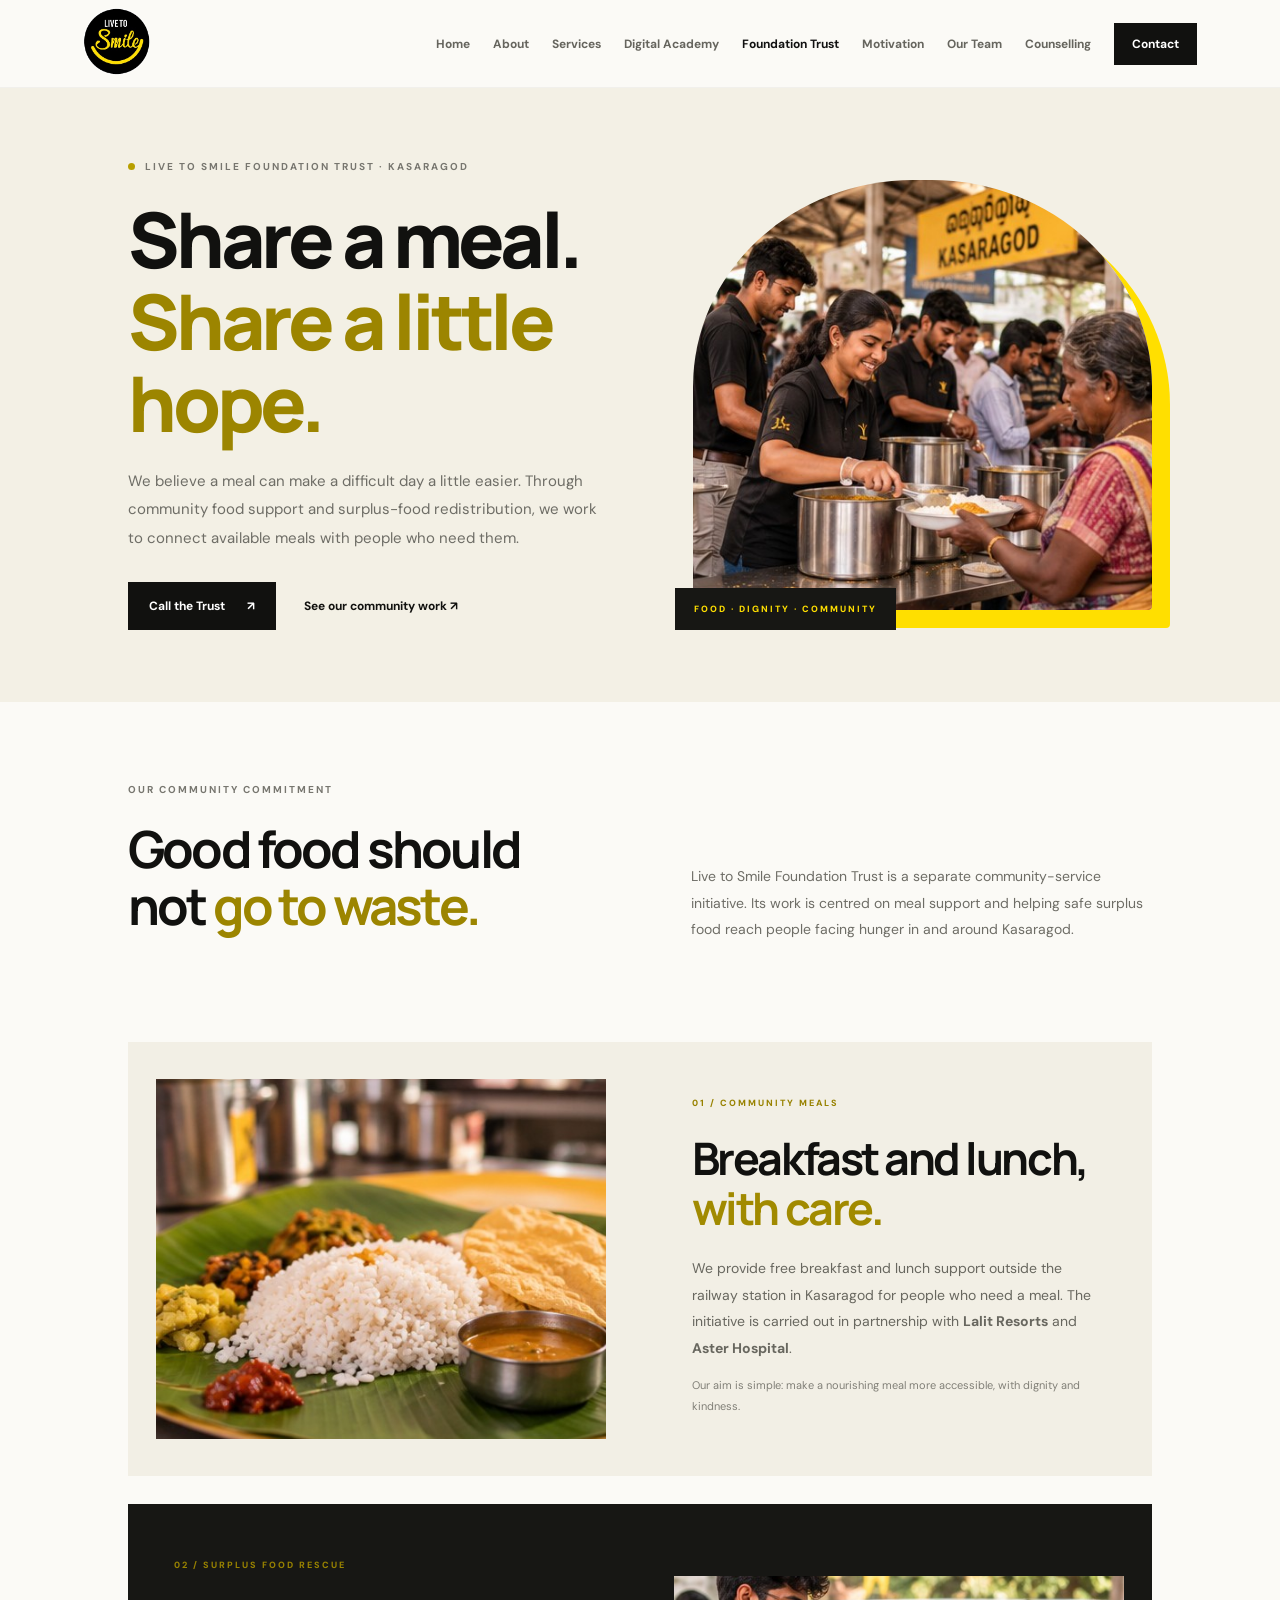
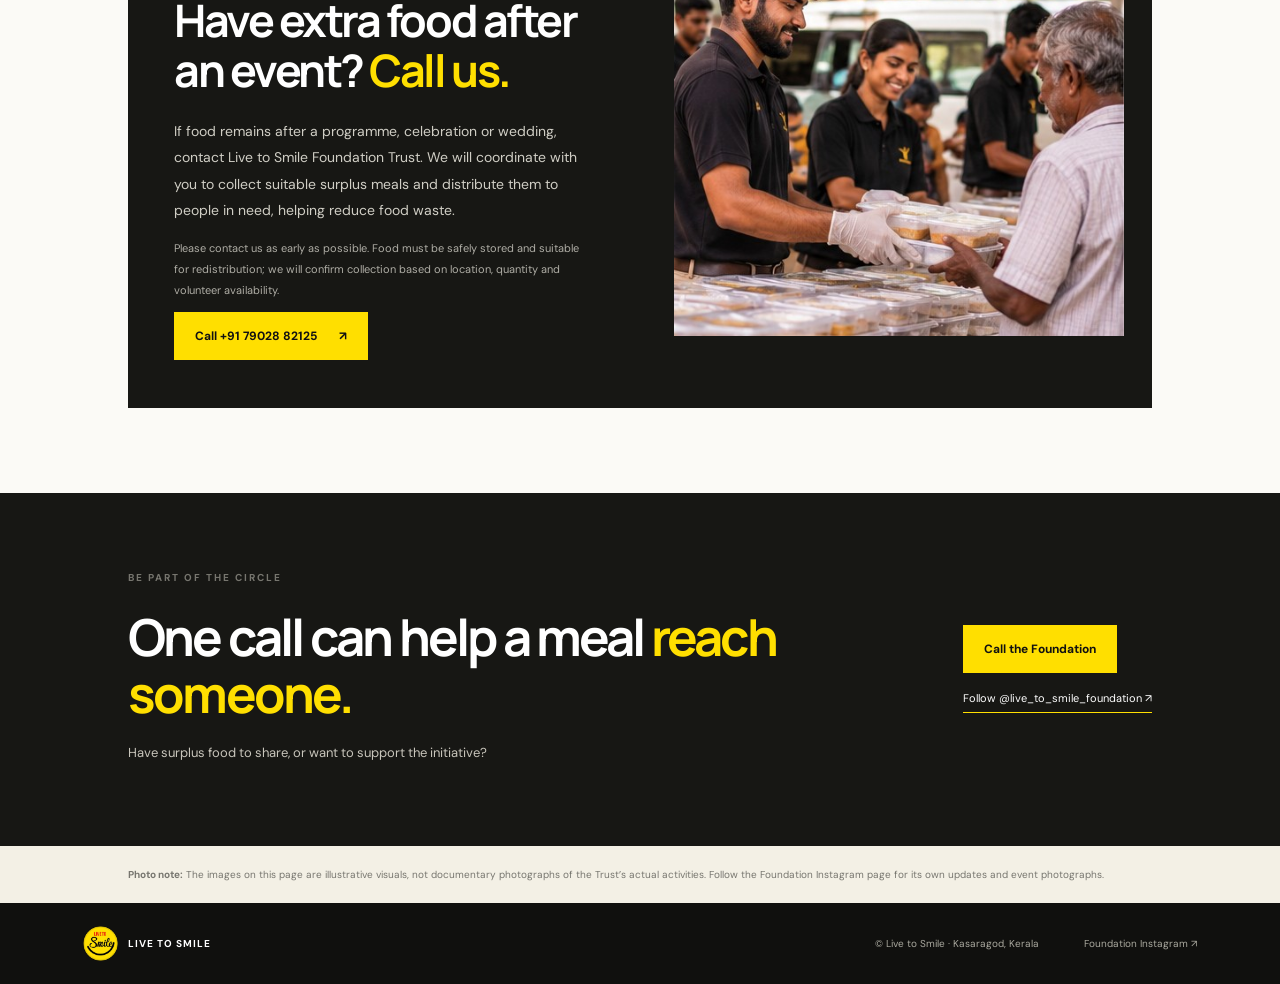
<file: live_to_smile/foundation.html>
<!doctype html>
<html lang="en"><head><meta charset="UTF-8"><meta name="viewport" content="width=device-width, initial-scale=1.0">
<meta name="description" content="Live to Smile Foundation Trust community meal support and surplus food redistribution in Kasaragod.">
<title>Foundation Trust | Live to Smile</title>
<link rel="preconnect" href="https://fonts.googleapis.com"><link rel="preconnect" href="https://fonts.gstatic.com" crossorigin>
<link href="https://fonts.googleapis.com/css2?family=DM+Sans:wght@400;500;600;700&family=Manrope:wght@400;500;600;700;800&display=swap" rel="stylesheet">
<link rel="stylesheet" href="css/style.css"></head><body class="page-foundation">
<header class="site-header"><a class="brand" href="index.html" aria-label="Live to Smile home"><img src="assets/logo-black.jpg" alt="Live to Smile logo"></a>
<button class="menu-toggle" aria-label="Open navigation" aria-expanded="false">☰</button><nav class="nav" aria-label="Main navigation">
<a href="index.html">Home</a><a href="about.html">About</a><a href="services.html">Services</a><a href="education.html">Digital Academy</a><a href="foundation.html" class="active">Foundation Trust</a><a href="motivation.html">Motivation</a><a href="team.html">Our Team</a><a href="counselling.html">Counselling</a><a href="contact.html" class="nav-cta">Contact</a></nav></header>
<main>
<section class="foundation-hero"><div class="foundation-hero-copy"><span class="eyebrow"><span class="eyebrow-dot"></span> LIVE TO SMILE FOUNDATION TRUST · KASARAGOD</span>
<h1>Share a meal.<br><span>Share a little hope.</span></h1><p>We believe a meal can make a difficult day a little easier. Through community food support and surplus-food redistribution, we work to connect available meals with people who need them.</p>
<div class="hero-actions"><a class="button button-dark" href="tel:+917902882125">Call the Trust <span>↗</span></a><a class="text-link" href="https://www.instagram.com/live_to_smile_foundation/" target="_blank" rel="noopener">See our community work ↗</a></div></div>
<div class="foundation-hero-art"><img src="assets/community-meal-service.jpg" alt="Illustrative image of volunteers serving a community meal"><span>FOOD · DIGNITY · COMMUNITY</span></div></section>
<section class="foundation-intro"><div><span class="section-kicker">OUR COMMUNITY COMMITMENT</span><h2>Good food should not <span>go to waste.</span></h2></div><p>Live to Smile Foundation Trust is a separate community-service initiative. Its work is centred on meal support and helping safe surplus food reach people facing hunger in and around Kasaragod.</p></section>
<section class="foundation-programs">
<article class="foundation-program foundation-meals"><div class="foundation-program-image"><img src="assets/south-indian-meal.jpg" alt="Illustrative South Indian meal served on a banana leaf"></div><div class="foundation-program-copy"><span class="program-number">01 / COMMUNITY MEALS</span><h2>Breakfast and lunch, <span>with care.</span></h2><p>We provide free breakfast and lunch support outside the railway station in Kasaragod for people who need a meal. The initiative is carried out in partnership with <strong>Lalit Resorts</strong> and <strong>Aster Hospital</strong>.</p><p class="foundation-small">Our aim is simple: make a nourishing meal more accessible, with dignity and kindness.</p></div></article>
<article class="foundation-program foundation-rescue"><div class="foundation-program-copy"><span class="program-number">02 / SURPLUS FOOD RESCUE</span><h2>Have extra food after an event? <span>Call us.</span></h2><p>If food remains after a programme, celebration or wedding, contact Live to Smile Foundation Trust. We will coordinate with you to collect suitable surplus meals and distribute them to people in need, helping reduce food waste.</p><p class="foundation-small">Please contact us as early as possible. Food must be safely stored and suitable for redistribution; we will confirm collection based on location, quantity and volunteer availability.</p><a class="button button-yellow" href="tel:+917902882125">Call +91 79028 82125 <span>↗</span></a></div><div class="foundation-program-image"><img src="assets/food-redistribution.jpg" alt="Illustrative volunteers packing and sharing surplus meals"></div></article>
</section>
<section class="foundation-callout"><div><span class="section-kicker">BE PART OF THE CIRCLE</span><h2>One call can help a meal <span>reach someone.</span></h2><p>Have surplus food to share, or want to support the initiative?</p></div><div class="foundation-actions"><a class="button button-yellow" href="tel:+917902882125">Call the Foundation</a><a class="foundation-instagram" href="https://www.instagram.com/live_to_smile_foundation/" target="_blank" rel="noopener">Follow @live_to_smile_foundation ↗</a></div></section>
<section class="foundation-note"><p><strong>Photo note:</strong> The images on this page are illustrative visuals, not documentary photographs of the Trust’s actual activities. Follow the Foundation Instagram page for its own updates and event photographs.</p></section>
</main>
<footer class="footer"><a class="footer-brand" href="index.html"><img src="assets/logo-yellow.jpg" alt=""> LIVE TO SMILE</a><span>© Live to Smile · Kasaragod, Kerala</span><a href="https://www.instagram.com/live_to_smile_foundation/" target="_blank" rel="noopener">Foundation Instagram ↗</a></footer>
<script src="js/script.js"></script></body></html>
</file>
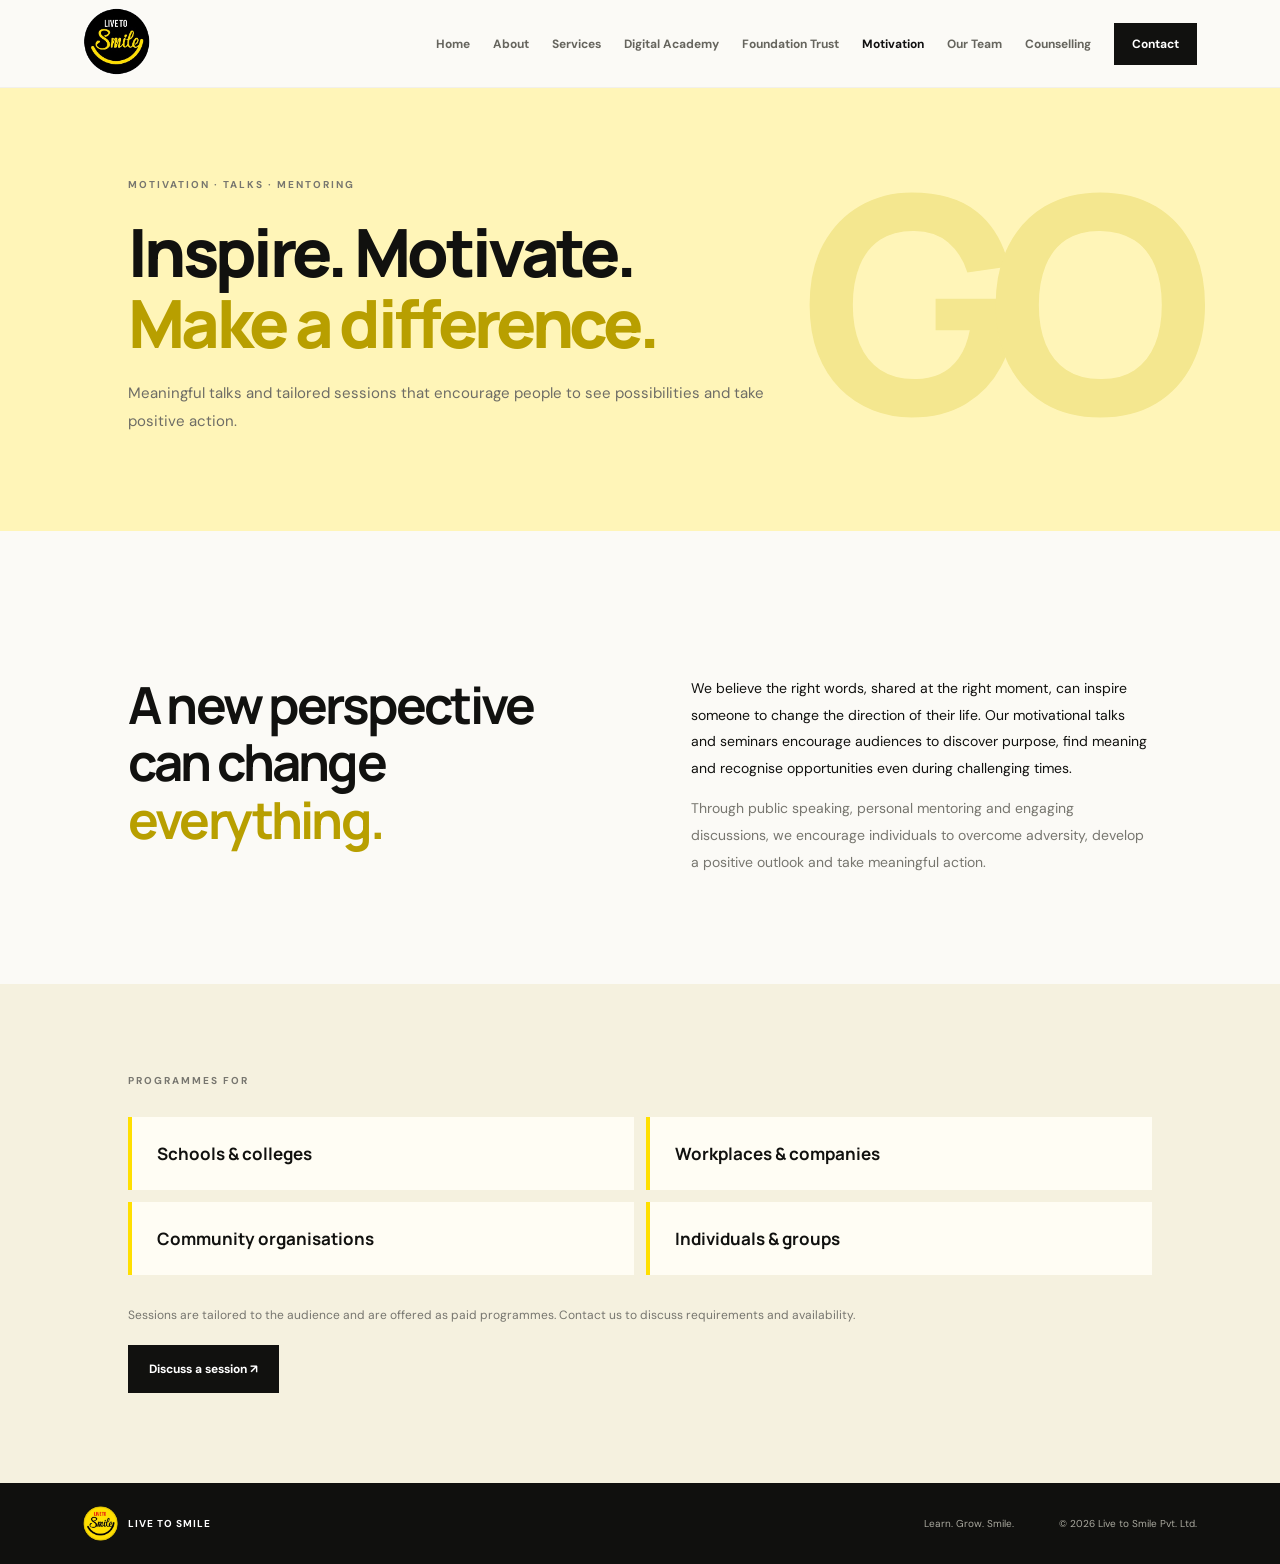
<file: live_to_smile/motivation.html>
<!doctype html>
<html lang="en"><head><meta charset="UTF-8"><meta name="viewport" content="width=device-width, initial-scale=1.0">
<meta name="description" content="Motivational talks, seminars and mentoring for schools, colleges, companies and groups."><title>Motivation & Mentoring | Live to Smile</title>
<link rel="preconnect" href="https://fonts.googleapis.com"><link rel="preconnect" href="https://fonts.gstatic.com" crossorigin>
<link href="https://fonts.googleapis.com/css2?family=DM+Sans:wght@400;500;600;700&family=Manrope:wght@400;500;600;700;800&display=swap" rel="stylesheet">
<link rel="stylesheet" href="css/style.css"></head><body class="page-motivation">
<header class="site-header">
  <a class="brand" href="index.html" aria-label="Live to Smile home"><img src="assets/logo-black.jpg" alt="Live to Smile logo"></a>
  <button class="menu-toggle" aria-label="Open navigation" aria-expanded="false">☰</button>
  <nav class="nav" aria-label="Main navigation">
    <a href="index.html">Home</a><a href="about.html">About</a><a href="services.html">Services</a>
    <a href="education.html">Digital Academy</a><a href="foundation.html">Foundation Trust</a><a class="active" href="motivation.html">Motivation</a><a href="team.html">Our Team</a><a href="counselling.html">Counselling</a>
    <a class="nav-cta" href="contact.html">Contact</a>
  </nav>
</header>
<main>
<section class="page-hero"><div class="section-kicker">MOTIVATION · TALKS · MENTORING</div><h1>Inspire. Motivate.<br><span>Make a difference.</span></h1><p>Meaningful talks and tailored sessions that encourage people to see possibilities and take positive action.</p></section>
<section class="section"><div class="section-grid"><h2>A new perspective<br>can change <span>everything.</span></h2><div class="section-copy"><p>We believe the right words, shared at the right moment, can inspire someone to change the direction of their life. Our motivational talks and seminars encourage audiences to discover purpose, find meaning and recognise opportunities even during challenging times.</p><p class="muted">Through public speaking, personal mentoring and engaging discussions, we encourage individuals to overcome adversity, develop a positive outlook and take meaningful action.</p></div></div></section>
<section class="courses-section"><div class="section-kicker">PROGRAMMES FOR</div><div class="audience-grid"><div>Schools & colleges</div><div>Workplaces & companies</div><div>Community organisations</div><div>Individuals & groups</div></div><p class="muted small-note">Sessions are tailored to the audience and are offered as paid programmes. Contact us to discuss requirements and availability.</p><a class="button button-dark" href="contact.html">Discuss a session ↗</a></section>
</main>
<footer class="footer">
  <a href="index.html" class="footer-brand"><img src="assets/logo-yellow.jpg" alt=""><span>LIVE TO SMILE</span></a>
  <span>Learn. Grow. Smile.</span>
  <span>© <span id="year"></span> Live to Smile Pvt. Ltd.</span>
</footer>
<script src="js/script.js"></script>
</body></html>
</file>
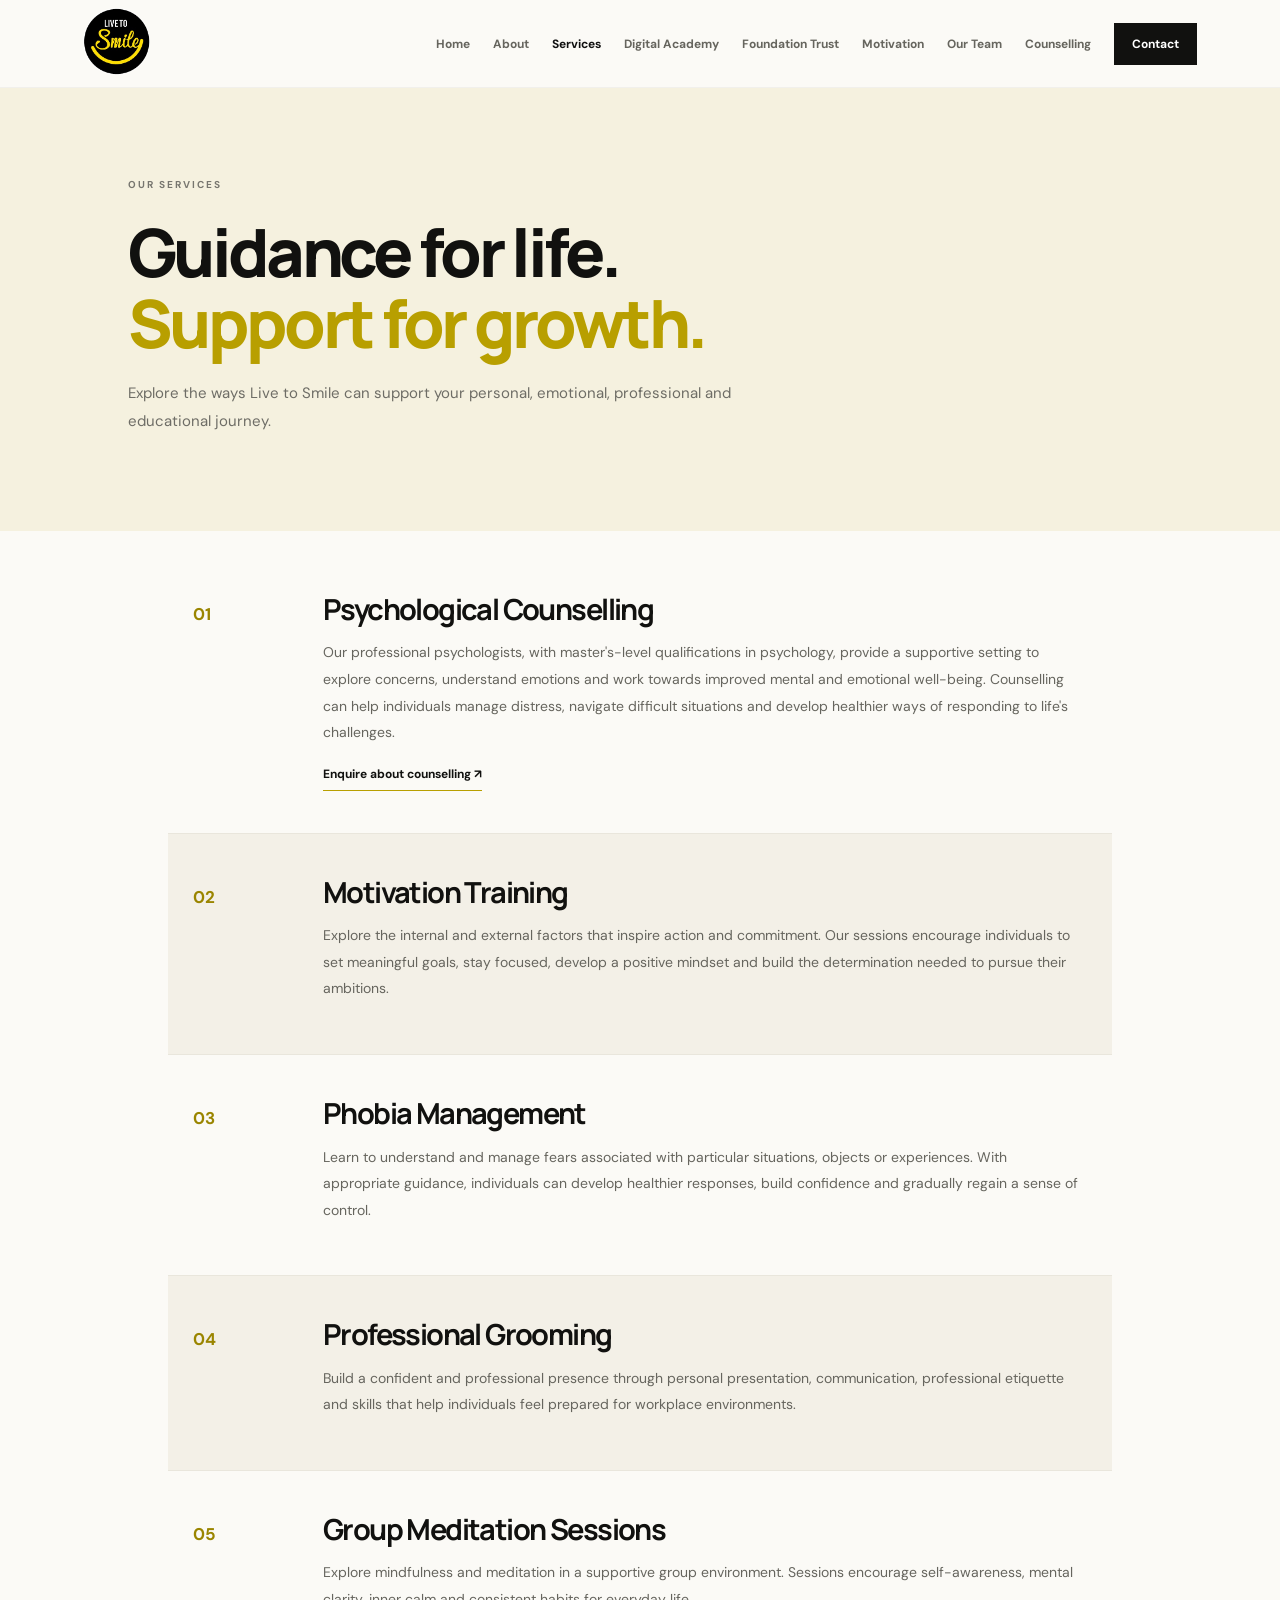
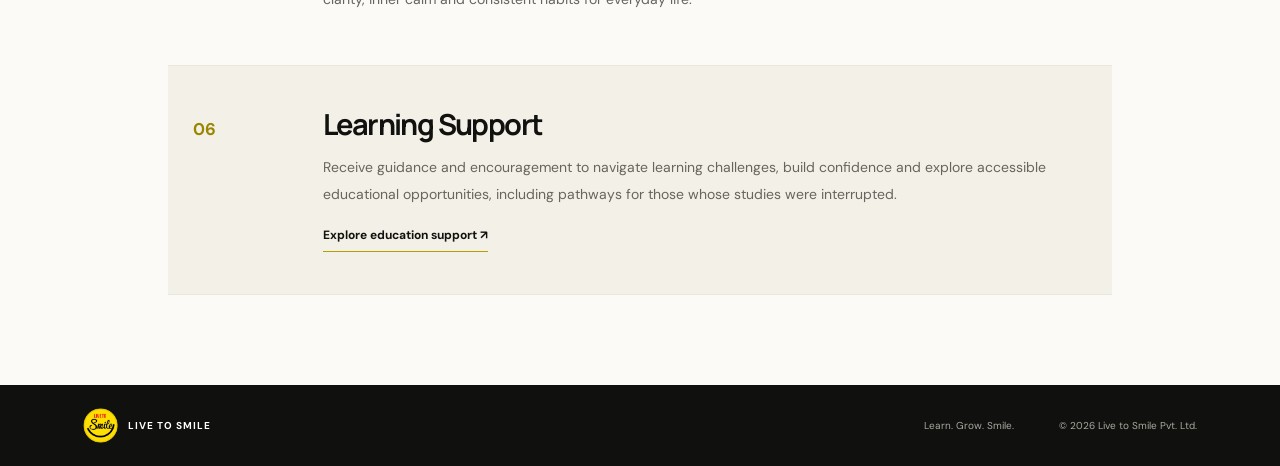
<file: live_to_smile/services.html>
<!doctype html>
<html lang="en"><head><meta charset="UTF-8"><meta name="viewport" content="width=device-width, initial-scale=1.0">
<meta name="description" content="Explore counselling, motivation training, phobia management, professional grooming, meditation and learning support."><title>Our Services | Live to Smile</title>
<link rel="preconnect" href="https://fonts.googleapis.com"><link rel="preconnect" href="https://fonts.gstatic.com" crossorigin>
<link href="https://fonts.googleapis.com/css2?family=DM+Sans:wght@400;500;600;700&family=Manrope:wght@400;500;600;700;800&display=swap" rel="stylesheet">
<link rel="stylesheet" href="css/style.css"></head><body class="page-services">
<header class="site-header">
  <a class="brand" href="index.html" aria-label="Live to Smile home"><img src="assets/logo-black.jpg" alt="Live to Smile logo"></a>
  <button class="menu-toggle" aria-label="Open navigation" aria-expanded="false">☰</button>
  <nav class="nav" aria-label="Main navigation">
    <a href="index.html">Home</a><a href="about.html">About</a><a class="active" href="services.html">Services</a>
    <a href="education.html">Digital Academy</a><a href="foundation.html">Foundation Trust</a><a href="motivation.html">Motivation</a><a href="team.html">Our Team</a><a href="counselling.html">Counselling</a>
    <a class="nav-cta" href="contact.html">Contact</a>
  </nav>
</header>
<main>
<section class="page-hero"><div class="section-kicker">OUR SERVICES</div><h1>Guidance for life.<br><span>Support for growth.</span></h1><p>Explore the ways Live to Smile can support your personal, emotional, professional and educational journey.</p></section>
<section class="service-list">
<article class="service-row"><div class="service-index">01</div><div><h2>Psychological Counselling</h2><p>Our professional psychologists, with master's-level qualifications in psychology, provide a supportive setting to explore concerns, understand emotions and work towards improved mental and emotional well-being. Counselling can help individuals manage distress, navigate difficult situations and develop healthier ways of responding to life's challenges.</p><a href="counselling.html" class="underlined-link">Enquire about counselling ↗</a></div></article>
<article class="service-row"><div class="service-index">02</div><div><h2>Motivation Training</h2><p>Explore the internal and external factors that inspire action and commitment. Our sessions encourage individuals to set meaningful goals, stay focused, develop a positive mindset and build the determination needed to pursue their ambitions.</p></div></article>
<article class="service-row"><div class="service-index">03</div><div><h2>Phobia Management</h2><p>Learn to understand and manage fears associated with particular situations, objects or experiences. With appropriate guidance, individuals can develop healthier responses, build confidence and gradually regain a sense of control.</p></div></article>
<article class="service-row"><div class="service-index">04</div><div><h2>Professional Grooming</h2><p>Build a confident and professional presence through personal presentation, communication, professional etiquette and skills that help individuals feel prepared for workplace environments.</p></div></article>
<article class="service-row"><div class="service-index">05</div><div><h2>Group Meditation Sessions</h2><p>Explore mindfulness and meditation in a supportive group environment. Sessions encourage self-awareness, mental clarity, inner calm and consistent habits for everyday life.</p></div></article>
<article class="service-row"><div class="service-index">06</div><div><h2>Learning Support</h2><p>Receive guidance and encouragement to navigate learning challenges, build confidence and explore accessible educational opportunities, including pathways for those whose studies were interrupted.</p><a href="education.html" class="underlined-link">Explore education support ↗</a></div></article>
</section>
</main>
<footer class="footer">
  <a href="index.html" class="footer-brand"><img src="assets/logo-yellow.jpg" alt=""><span>LIVE TO SMILE</span></a>
  <span>Learn. Grow. Smile.</span>
  <span>© <span id="year"></span> Live to Smile Pvt. Ltd.</span>
</footer>
<script src="js/script.js"></script>
</body></html>
</file>
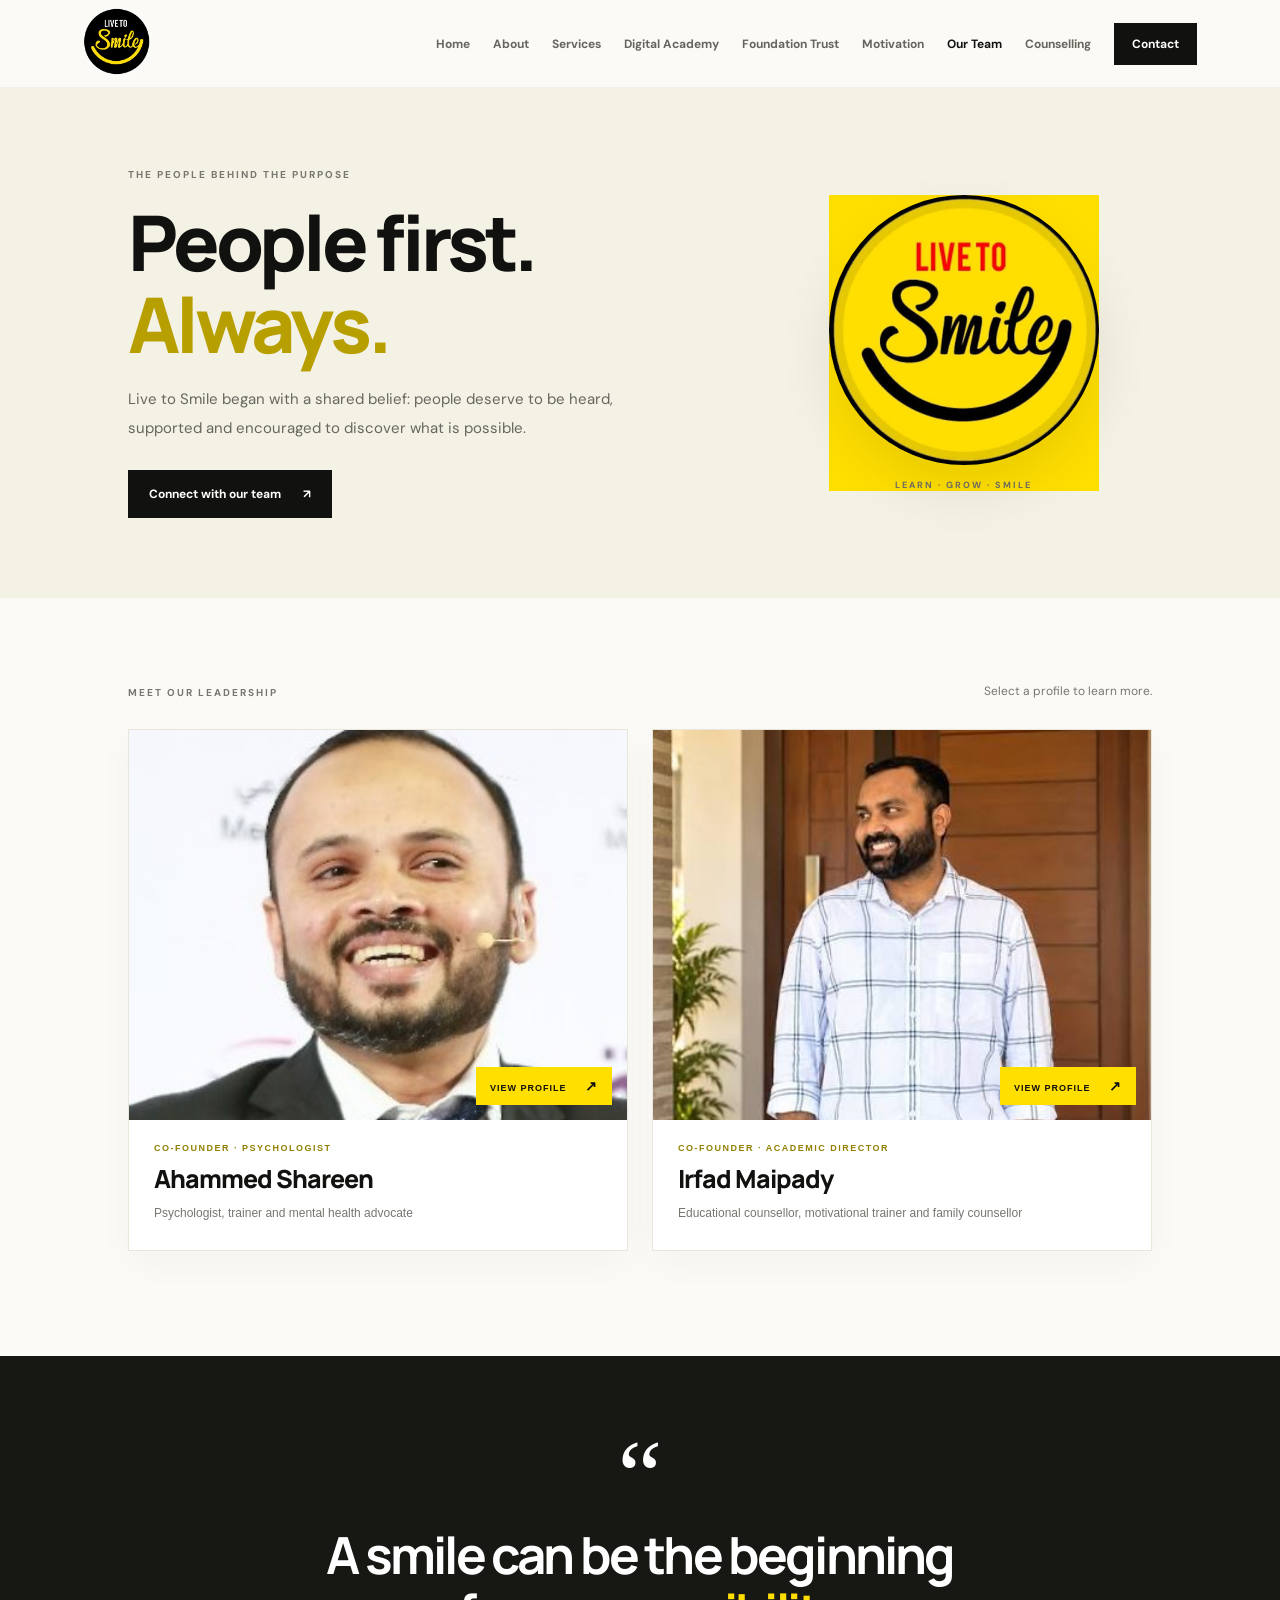
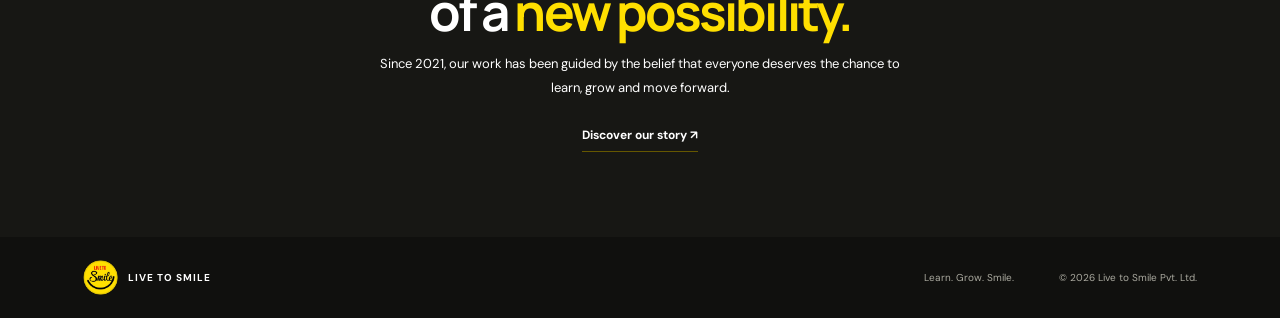
<file: live_to_smile/team.html>
<!doctype html><html lang="en"><head><meta charset="UTF-8"><meta name="viewport" content="width=device-width, initial-scale=1.0">
<meta name="description" content="Meet the leadership team behind Live to Smile Pvt. Ltd. in Kasaragod, Kerala."><title>Our Team | Live to Smile</title>
<link rel="preconnect" href="https://fonts.googleapis.com"><link rel="preconnect" href="https://fonts.gstatic.com" crossorigin>
<link href="https://fonts.googleapis.com/css2?family=DM+Sans:wght@400;500;600;700&family=Manrope:wght@400;500;600;700;800&display=swap" rel="stylesheet"><link rel="stylesheet" href="css/style.css"></head><body class="page-team"><header class="site-header">
  <a class="brand" href="index.html" aria-label="Live to Smile home"><img src="assets/logo-black.jpg" alt="Live to Smile logo"></a>
  <button class="menu-toggle" aria-label="Open navigation" aria-expanded="false">☰</button>
  <nav class="nav" aria-label="Main navigation">
    <a href="index.html">Home</a><a href="about.html">About</a><a href="services.html">Services</a>
    <a href="education.html">Digital Academy</a><a href="foundation.html">Foundation Trust</a><a href="motivation.html">Motivation</a><a class="active" href="team.html">Our Team</a><a href="counselling.html">Counselling</a>
    <a class="nav-cta" href="contact.html">Contact</a>
  </nav>
</header><main><section class="team-intro"><div class="team-intro-copy"><div class="section-kicker">THE PEOPLE BEHIND THE PURPOSE</div><h1>People first.<br><span>Always.</span></h1><p>Live to Smile began with a shared belief: people deserve to be heard, supported and encouraged to discover what is possible.</p><a class="button button-dark" href="contact.html">Connect with our team <span>↗</span></a></div><div class="team-intro-stamp"><img src="assets/logo-yellow.jpg" alt="Live to Smile logo"><span>LEARN · GROW · SMILE</span></div></section>
<section class="team-section-page"><div class="team-section-heading"><div class="section-kicker">MEET OUR LEADERSHIP</div><p>Select a profile to learn more.</p></div><div class="leader-grid">
<article class="leader-card"><button class="leader-trigger" aria-expanded="false" aria-controls="ahammed-details"><span class="leader-photo"><img src="assets/ahammed-shareen.png" alt="Ahammed Shareen"><span class="photo-open">VIEW PROFILE <b>↗</b></span></span><span class="leader-short"><span class="leader-role">CO-FOUNDER · PSYCHOLOGIST</span><strong>Ahammed Shareen</strong><span class="leader-summary">Psychologist, trainer and mental health advocate</span></span></button><div class="leader-details" id="ahammed-details" hidden>
<p>Ahammed Shareen is a psychologist, trainer and mental health entrepreneur based in Kasaragod, Kerala. Before moving into the care and mental health field, he spent 15 years in the corporate sector, including work with Etisalat in the UAE.</p>
<p>Motivated by a longstanding interest in human psychology, he transitioned into mental health and counselling. His listed qualifications include a Master's degree in Psychology from Annamalai University, a Diploma in Community Mental Health from NIMHANS, and a certificate programme in the basics of addiction management through NIMHANS.</p>
<p>His earlier education also includes an MBA in Business Process Outsourcing from Sikkim Manipal University and a BBA from the University of Calicut.</p>
<p>As Co-Founder of Live to Smile, he contributes to the organisation's vision of making support, guidance and personal development more accessible to the community.</p>
<div class="qualification-tags"><span>Psychology</span><span>Community Mental Health</span><span>Training</span><span>Mentoring</span></div>
<p class="profile-note">Professional titles and qualifications should be checked against original certificates and any applicable registration before publication.</p></div></article>
<article class="leader-card"><button class="leader-trigger" aria-expanded="false" aria-controls="irfad-details"><span class="leader-photo"><img src="assets/irfad-maipady.png" alt="Irfad Maipady"><span class="photo-open">VIEW PROFILE <b>↗</b></span></span><span class="leader-short"><span class="leader-role">CO-FOUNDER · ACADEMIC DIRECTOR</span><strong>Irfad Maipady</strong><span class="leader-summary">Educational counsellor, motivational trainer and family counsellor</span></span></button><div class="leader-details" id="irfad-details" hidden>
<p>Irfad Maipady is the Academic Director and Co-Founder of Live to Smile.</p><p>His work spans educational counselling, motivational training and family counselling. As part of the organisation's leadership, he supports its aim of helping individuals find direction, access learning opportunities and make positive changes in their lives.</p><p>Further details about his academic background, professional experience and areas of specialisation will be added when confirmed.</p></div></article></div></section>
<section class="team-belief"><span class="belief-mark">“</span><h2>A smile can be the beginning<br>of a <span>new possibility.</span></h2><p>Since 2021, our work has been guided by the belief that everyone deserves the chance to learn, grow and move forward.</p><a class="underlined-link" href="about.html">Discover our story ↗</a></section></main><footer class="footer">
  <a href="index.html" class="footer-brand"><img src="assets/logo-yellow.jpg" alt=""><span>LIVE TO SMILE</span></a>
  <span>Learn. Grow. Smile.</span>
  <span>© <span id="year"></span> Live to Smile Pvt. Ltd.</span>
</footer>
<script src="js/script.js"></script></body></html>
</file>
<file: live_to_smile/css/style.css>
*{box-sizing:border-box}:root{--yellow:#ffdf00;--gold:#b89f00;--ink:#11110f;--paper:#fbfaf6;--muted:#77766f;--line:#e9e6dc}html{scroll-behavior:smooth;scroll-padding-top:95px}body{margin:0;background:var(--paper);color:var(--ink);font-family:'DM Sans',sans-serif}a{color:inherit;text-decoration:none}.site-header{height:88px;padding:0 6.5%;display:flex;align-items:center;justify-content:space-between;background:rgba(251,250,246,.96);position:sticky;top:0;z-index:20;border-bottom:1px solid #0000000b;backdrop-filter:blur(12px)}.brand img{width:67px;height:67px;object-fit:contain;border-radius:50%}.nav{display:flex;align-items:center;gap:23px;font-size:12px;font-weight:700}.nav a:not(.nav-cta){color:#66655e}.nav a.active,.nav a:hover{color:#111}.nav-cta{background:var(--ink);color:#fff;padding:13px 18px}.menu-toggle{display:none;border:0;background:none;font-size:25px}.hero{min-height:610px;padding:75px 10%;display:grid;grid-template-columns:1.05fr .95fr;align-items:center;gap:4%;overflow:hidden}.eyebrow,.section-kicker,.detail-label{font-size:10px;letter-spacing:2px;font-weight:700;color:#77766f}.eyebrow{display:flex;align-items:center;gap:10px}.eyebrow-dot{width:7px;height:7px;background:var(--gold);border-radius:50%}h1,h2,h3{font-family:Manrope,sans-serif;letter-spacing:-.055em}h1{font-size:clamp(44px,5.2vw,72px);line-height:1.07;margin:25px 0 22px;font-weight:800}h1 span,h2 span{color:var(--gold)}h2{font-size:clamp(36px,4vw,56px);line-height:1.12;margin:22px 0}.hero-text,.page-hero>p{max-width:530px;color:#6e6d66;line-height:1.85;font-size:15px}.hero-actions{display:flex;align-items:center;gap:28px;margin-top:30px}.button{display:inline-flex;align-items:center;gap:22px;padding:16px 21px;font-size:12px;font-weight:700;border:0;cursor:pointer;transition:transform .2s,background .2s}.button:hover{transform:translateY(-3px)}.button-dark{background:var(--ink);color:#fff}.button-yellow{background:var(--yellow);color:#111}.text-link,.underlined-link{font-size:12px;font-weight:700}.hero-note{display:flex;align-items:center;gap:12px;margin-top:55px;color:#77766f;font-size:11px;line-height:1.6}.hero-note strong{color:#222}.note-mark{font-size:25px;color:var(--gold)}.hero-art{min-height:420px;position:relative;display:grid;place-items:center}.sun-disc{position:absolute;width:350px;height:350px;background:var(--yellow);border-radius:50%;right:5%;top:5%}.art-card{position:relative;width:min(78%,360px);aspect-ratio:1;transform:rotate(4deg);box-shadow:0 28px 60px #1b1a1620;border:9px solid white}.art-card img{width:100%;height:100%;object-fit:cover}.floating-tag{position:absolute;background:#fff;padding:14px 18px;box-shadow:0 10px 30px #00000012;font-size:11px;font-weight:700}.tag-top{top:42px;right:0;transform:rotate(3deg)}.tag-bottom{bottom:35px;left:0}.trust-strip{padding:22px 8%;background:#f1efe7;display:flex;justify-content:space-between;align-items:center;gap:15px;font-size:9px;letter-spacing:1.5px;font-weight:700;color:#77766f}.trust-strip i{height:4px;width:4px;border-radius:50%;background:#c3ad12}.section{padding:95px 10%}.section-grid{display:grid;grid-template-columns:1fr 1fr;gap:10%;margin-top:28px}.section-copy{max-width:520px;padding-top:7px}.section-copy p,.service-row p{line-height:1.9;font-size:14px}.muted{color:var(--muted)}.underlined-link{display:inline-block;margin-top:10px;padding-bottom:8px;border-bottom:1px solid var(--gold)}.courses-section{background:#f1efe7;padding:90px 10%}.section-head{display:flex;justify-content:space-between;align-items:end;gap:30px;margin-bottom:40px}.section-head h2{margin-top:22px}.section-head>p{max-width:320px;color:var(--muted);font-size:14px;line-height:1.8}.course-grid{display:grid;grid-template-columns:repeat(3,1fr);gap:16px}.course-card{min-height:295px;padding:26px;display:flex;flex-direction:column;align-items:flex-start}.course-yellow{background:var(--yellow)}.course-cream{background:#fffdf7}.course-dark{background:#191916;color:white}.course-number{font-size:10px;letter-spacing:1px;opacity:.65}.course-symbol{font-size:32px;margin:30px 0 14px}.course-card h3{font-size:21px;margin:0 0 9px}.course-card p{font-size:12px;line-height:1.75;max-width:250px;opacity:.75}.card-link{font-size:11px;font-weight:700;margin-top:auto;padding-top:15px}.center-link{margin-top:30px}.contact-band{padding:75px 10%;background:#171714;color:white;display:flex;align-items:center;justify-content:space-between;gap:25px}.contact-band .section-kicker{color:#c4c1b5}.contact-band h2{font-size:clamp(35px,4vw,53px)}.contact-band h2 span{color:var(--yellow)}.contact-band p{font-size:13px;color:#c2c0b7}.page-hero{padding:90px 10% 80px;background:#f1efe7}.page-hero h1{max-width:900px}.page-hero>p{max-width:650px}.quote-section{padding:75px 15%;text-align:center;background:var(--yellow)}.quote-section p{font:700 clamp(25px,3vw,39px) Manrope,sans-serif;letter-spacing:-1.5px;max-width:850px;margin:0 auto 22px}.quote-section span{font-size:9px;letter-spacing:2px;font-weight:700}.service-list{padding:20px 10% 90px}.service-row{display:grid;grid-template-columns:90px 1fr;gap:20px;padding:35px 0;border-bottom:1px solid var(--line)}.service-index{font-size:12px;color:var(--gold);font-weight:700;padding-top:10px}.service-row h2{font-size:29px;margin:0 0 12px}.service-row p{max-width:850px;color:#66655e;margin-bottom:10px}.audience-grid{display:grid;grid-template-columns:repeat(2,1fr);gap:12px;margin:30px 0}.audience-grid div{background:#fffdf7;padding:25px;font:700 17px Manrope,sans-serif}.small-note{font-size:12px;line-height:1.7;color:var(--muted);max-width:750px;margin:20px 0}.form-section{padding:85px 10%;display:grid;grid-template-columns:.8fr 1.2fr;gap:10%;background:#f1efe7}.form-section>div p{color:var(--muted);font-size:13px;line-height:1.8}.contact-form{display:grid;gap:16px}.contact-form label{display:grid;gap:7px;font-size:11px;font-weight:700}.contact-form input,.contact-form select,.contact-form textarea{width:100%;border:1px solid #dedbd1;background:#fffdf8;padding:13px;font:13px 'DM Sans',sans-serif;color:var(--ink);border-radius:0}.contact-form input:focus,.contact-form select:focus,.contact-form textarea:focus{outline:2px solid var(--yellow);border-color:var(--gold)}.contact-form button{justify-self:start}.form-status{font-size:12px;color:#5f5d52}.contact-details{display:grid;grid-template-columns:repeat(3,1fr);gap:30px}.contact-detail{border-top:1px solid var(--line);padding-top:20px}.contact-detail h2{font-size:24px}.contact-detail p{font-size:13px;line-height:1.8;color:#66655e}.footer{padding:23px 6.5%;display:flex;align-items:center;justify-content:space-between;background:#10100e;color:#aaa99f;font-size:10px}.footer-brand{display:flex;align-items:center;gap:10px;color:#fff;font-weight:700;letter-spacing:1px}.footer-brand img{width:35px;height:35px;border-radius:50%;object-fit:cover}.footer>span:nth-child(2){margin-left:auto;margin-right:45px}@media(max-width:1050px){.nav{gap:13px;font-size:11px}}@media(max-width:850px){.site-header{height:74px;padding:0 6%}.brand img{width:57px;height:57px}.menu-toggle{display:block}.nav{display:none;position:absolute;top:74px;left:0;right:0;background:var(--paper);padding:22px 6%;flex-direction:column;align-items:stretch;gap:18px;border-bottom:1px solid var(--line)}.nav.open{display:flex}.nav-cta{text-align:center}.hero{grid-template-columns:1fr;padding:60px 7% 45px}.hero-art{min-height:340px}.sun-disc{width:285px;height:285px;right:10%}.art-card{width:min(70%,290px)}.trust-strip{flex-wrap:wrap;justify-content:center;line-height:1.8}.section,.courses-section,.contact-band,.service-list,.form-section{padding:70px 7%}.section-grid,.form-section{grid-template-columns:1fr;gap:22px}.section-head{display:block}.section-head>p{margin-top:18px}.course-grid{grid-template-columns:1fr}.course-card{min-height:245px}.page-hero{padding:70px 7%}.service-row{grid-template-columns:42px 1fr;gap:12px}.contact-details{grid-template-columns:1fr}.contact-band{align-items:flex-start;flex-direction:column}.footer{padding:20px 6%;gap:14px;flex-wrap:wrap}.footer>span:nth-child(2){margin:0}}@media(prefers-reduced-motion:reduce){html{scroll-behavior:auto}*,*::before,*::after{transition:none!important;animation:none!important}}
/* Team page and refined interaction motion */
@keyframes riseIn{from{opacity:0;transform:translateY(18px)}to{opacity:1;transform:translateY(0)}}
@keyframes softFloat{0%,100%{transform:translateY(0)}50%{transform:translateY(-9px)}}
.hero-copy,.page-hero h1,.team-intro-copy{animation:riseIn .75s ease both}.hero-art{animation:riseIn .9s .12s ease both}
.button,.nav-cta,.card-link,.underlined-link{transition:transform .22s ease,background-color .22s ease,color .22s ease,box-shadow .22s ease}
.button:hover,.nav-cta:hover{box-shadow:0 10px 24px #00000018}.course-card{transition:transform .28s ease,box-shadow .28s ease}.course-card:hover{transform:translateY(-6px);box-shadow:0 16px 34px #00000012}
.team-intro{min-height:470px;padding:80px 10%;display:grid;grid-template-columns:1.2fr .8fr;align-items:center;gap:8%;background:#f1efe7;overflow:hidden}.team-intro h1{font-size:clamp(54px,6vw,82px);margin:20px 0}.team-intro-copy>p{max-width:510px;color:#68675f;line-height:1.9;font-size:15px;margin-bottom:28px}.team-intro-stamp{justify-self:center;display:grid;justify-items:center;gap:14px;animation:softFloat 6s ease-in-out infinite}.team-intro-stamp img{width:min(270px,65vw);border-radius:50%;box-shadow:0 24px 55px #00000016}.team-intro-stamp span{font-size:9px;letter-spacing:2px;font-weight:700;color:#6c6a60}
.team-section-page{padding:85px 10% 105px}.team-section-heading{display:flex;justify-content:space-between;align-items:end;margin-bottom:30px}.team-section-heading p{font-size:12px;color:var(--muted);margin:0}.leader-grid{display:grid;grid-template-columns:1fr 1fr;gap:24px;align-items:start}.leader-card{background:#fff;border:1px solid var(--line);box-shadow:0 12px 35px #00000008}.leader-trigger{display:block;width:100%;padding:0;text-align:left;border:0;background:transparent;color:inherit;cursor:pointer}.leader-photo{display:block;height:390px;position:relative;overflow:hidden;background:#e9e6dc}.leader-photo img{width:100%;height:100%;object-fit:cover;object-position:center 30%;display:block;transition:transform .65s cubic-bezier(.2,.7,.2,1)}.leader-card:nth-child(2) .leader-photo img{object-position:center 22%}.leader-trigger:hover .leader-photo img,.leader-card.expanded .leader-photo img{transform:scale(1.045)}.photo-open{position:absolute;right:15px;bottom:15px;background:var(--yellow);color:#111;padding:11px 14px;font-size:9px;letter-spacing:1px;font-weight:800}.photo-open b{margin-left:15px;font-size:14px}.leader-short{display:grid;gap:8px;padding:23px 25px 26px}.leader-role{font-size:9px;letter-spacing:1.5px;color:#928000;font-weight:800}.leader-short strong{font:800 25px Manrope,sans-serif;letter-spacing:-1px}.leader-summary{font-size:12px;color:var(--muted);line-height:1.6}.leader-details{padding:0 25px 26px;animation:riseIn .35s ease both}.leader-details p{font-size:13px;line-height:1.85;color:#55544e}.qualification-tags{display:flex;gap:7px;flex-wrap:wrap;margin:18px 0}.qualification-tags span{font-size:9px;font-weight:700;background:#f4f0d7;padding:8px 10px}.leader-details .profile-note{font-size:10px;color:#88867e;border-top:1px solid var(--line);padding-top:12px}.team-belief{padding:85px 10%;text-align:center;background:var(--yellow)}.belief-mark{font:100px Georgia,serif;line-height:.7}.team-belief h2{font-size:clamp(34px,4vw,52px);margin:12px 0}.team-belief h2 span{color:#5b4e00}.team-belief p{max-width:550px;margin:0 auto 18px;font-size:13px;line-height:1.8}.team-belief .underlined-link{border-color:#655700}
@media(max-width:850px){.team-intro{grid-template-columns:1fr;padding:65px 7%;gap:30px}.team-intro-stamp img{width:190px}.team-section-page{padding:65px 7%}.leader-grid{grid-template-columns:1fr}.leader-photo{height:360px}.team-section-heading{display:block}.team-section-heading p{margin-top:10px}.team-belief{padding:65px 7%}}
@media(prefers-reduced-motion:reduce){.hero-copy,.page-hero h1,.team-intro-copy,.hero-art,.team-intro-stamp{animation:none!important}.course-card,.leader-photo img,.button{transition:none!important}}




/* Consistent Live to Smile palette: black, yellow and warm neutrals */
.page-home .hero{background:linear-gradient(110deg,#fbfaf6 0%,#fbfaf6 68%,#fff4a8 100%)}
.page-home .trust-strip{background:#171714;color:#f7f4e9}
.page-home .trust-strip i{background:var(--yellow)}
.page-home .courses-section{background:#f1efe7}

.page-about .page-hero{background:#f4f1e5;position:relative;overflow:hidden}
.page-about .page-hero:after{content:"2021";position:absolute;right:8%;bottom:-45px;font:800 clamp(100px,18vw,230px) Manrope,sans-serif;color:#ece5c7;letter-spacing:-.1em;pointer-events:none}
.page-about .page-hero>*{position:relative;z-index:1}
.page-about .quote-section{background:#171714;color:#fff}
.page-about .quote-section span{color:var(--yellow)}

.page-services .page-hero{background:#f5f1df}
.page-services .service-list{max-width:1200px;margin:auto}
.page-services .service-row{grid-template-columns:110px 1fr;padding:42px 25px}
.page-services .service-row:nth-child(even){background:#f3f0e7}
.page-services .service-index{font-size:17px;color:#9a8500}

.page-motivation .page-hero{background:#fff5b8;position:relative;overflow:hidden}
.page-motivation .page-hero:after{content:"GO";position:absolute;right:8%;top:5px;font:800 clamp(130px,24vw,300px) Manrope,sans-serif;color:#f4e78f;letter-spacing:-.12em}
.page-motivation .page-hero>*{position:relative;z-index:1}
.page-motivation .quote-section{background:#171714;color:#fff}
.page-motivation .quote-section span{color:var(--yellow)}
.page-motivation .courses-section{background:#f5f1df}
.page-motivation .audience-grid div{background:#fffdf4;border-left:4px solid var(--yellow)}

.page-team .team-intro{background:#f4f1e5}
.page-team .team-intro-stamp{background:#ffdf00}
.page-team .team-belief{background:#171714;color:#fff}
.page-team .team-belief h2 span{color:var(--yellow)}

.page-counselling .page-hero{background:#f3f0e6}
.page-counselling .form-section{background:#f7f5ed}
.page-counselling .contact-form input:focus,.page-counselling .contact-form select:focus,.page-counselling .contact-form textarea:focus{outline-color:#e4cf36;border-color:#b89f00}

.page-contact .page-hero{background:#fff5b8}
.page-contact .contact-detail{border-top:3px solid var(--yellow);padding-top:23px}
.page-contact .contact-band{background:#171714;color:#fff}

/* Digital Academy: guided, click-through course catalogue */
.page-education{background:var(--paper)}
.page-education .academy-hero-v4{min-height:520px;padding:68px 10%;display:grid;grid-template-columns:1.05fr .95fr;gap:5%;align-items:center;background:#f5f1df;overflow:hidden}
.academy-v4-copy h1{font-size:clamp(46px,5.5vw,76px);margin:22px 0}
.academy-v4-copy h1 span{color:#a18a00}
.academy-v4-copy>p{max-width:520px;color:#6e6d66;line-height:1.9;font-size:14px;margin-bottom:27px}
.academy-v4-art{height:340px;position:relative;display:grid;place-items:center}
.academy-v4-circle{position:absolute;width:300px;height:300px;border-radius:50%;background:var(--yellow);right:8%;top:5%}
.academy-v4-card{position:relative;width:220px;height:260px;background:#171714;color:#fff;display:flex;flex-direction:column;justify-content:center;align-items:center;gap:12px;transform:rotate(4deg);box-shadow:15px 17px 0 #d8d2b9}
.academy-v4-card span{font-size:12px;letter-spacing:4px}
.academy-v4-card strong{font:800 36px Manrope,sans-serif;color:var(--yellow)}
.academy-v4-art>small{position:absolute;bottom:0;right:2%;font-size:9px;letter-spacing:2px;font-weight:700;color:#77766f}
.academy-level-section{padding:75px 10% 55px}
.academy-v4-heading,.academy-program-heading{display:grid;grid-template-columns:1fr .75fr;gap:8%;align-items:end;margin-bottom:30px}
.academy-v4-heading h2,.academy-program-heading h2{font-size:clamp(34px,4vw,52px);margin:15px 0 0}
.academy-v4-heading h2 span,.academy-program-heading h2 span,.academy-footnote h2 span{color:#a18a00}
.academy-v4-heading>p,.academy-program-heading>p{font-size:13px;line-height:1.85;color:#6e6d66;margin:0 0 5px}
.academy-level-grid{display:grid;grid-template-columns:repeat(4,minmax(0,1fr));gap:12px}
.academy-level-card{position:relative;min-height:180px;text-align:left;padding:22px;background:#fff;border:1px solid #e8e5dc;cursor:pointer;display:flex;flex-direction:column;align-items:flex-start;transition:transform .2s,border-color .2s,background .2s}
.academy-level-card:hover{transform:translateY(-4px);border-color:#c4ad22}
.academy-level-card.is-selected{background:#171714;color:#fff;border-color:#171714}
.academy-level-number{font-size:10px;letter-spacing:2px;color:#9a8b42}
.academy-level-card strong{font:800 37px Manrope,sans-serif;margin:13px 0 2px}
.academy-level-card small{font-size:11px;color:#77766f}
.academy-level-card.is-selected small{color:#c8c5b9}
.academy-level-card b{font-size:10px;margin-top:auto;padding-top:20px;color:#8c7900}
.academy-level-card.is-selected b{color:var(--yellow)}
.academy-program-area{padding:60px 10% 85px;background:#f1efe7;min-height:300px}
.academy-program-heading{margin-bottom:25px}
.academy-program-list{display:grid;grid-template-columns:1fr 1fr;gap:10px;align-items:start}
.academy-program{background:#fff;border:1px solid #e5e2d8;min-width:0}
.academy-program-toggle{width:100%;border:0;background:transparent;color:#171714;text-align:left;padding:19px 20px;display:flex;align-items:center;justify-content:space-between;gap:15px;cursor:pointer}
.academy-program-toggle span{display:flex;flex-direction:column;gap:5px}
.academy-program-toggle strong{font:700 14px Manrope,sans-serif}
.academy-program-toggle small{font-size:11px;color:#77766f}
.academy-plus{width:27px;height:27px;display:grid;place-items:center;background:var(--yellow);border-radius:50%;font-size:18px;flex:0 0 auto}
.academy-program-detail{padding:0 20px 22px;border-top:1px solid #eeeade}
.academy-detail-group{padding-top:18px}
.academy-detail-group>h4{font:800 12px 'DM Sans',sans-serif;letter-spacing:.5px;margin:0 0 12px;color:#756300}
.academy-sem-grid{display:grid;grid-template-columns:1fr 1fr;gap:9px}
.academy-sem{background:#faf9f4;padding:13px 14px}
.academy-sem h4{font:700 11px 'DM Sans',sans-serif;margin:0 0 8px;color:#171714}
.academy-sem ul{margin:0;padding-left:15px}
.academy-sem li{font-size:10px;line-height:1.65;color:#626159;margin:4px 0}
.academy-subjects{display:flex;flex-wrap:wrap;gap:7px}
.academy-subjects span{background:#f5f2e5;border:1px solid #ebe6d3;padding:8px 10px;font-size:10px;color:#4c4a42}
.academy-pg-blank{min-height:170px;background:transparent}
.academy-footnote{padding:55px 10%;display:grid;grid-template-columns:1fr 1.1fr auto;gap:30px;align-items:center;background:#171714;color:#fff}
.academy-footnote h2{font-size:30px;margin:12px 0}
.academy-footnote p{font-size:11px;line-height:1.8;color:#c5c2b7;margin:0}
.academy-footnote .button-yellow{white-space:nowrap}

@media(max-width:850px){
 .academy-hero-v4{grid-template-columns:1fr!important;padding:55px 7%!important;gap:5px!important}
 .academy-v4-art{height:280px}
 .academy-level-section,.academy-program-area{padding-left:7%;padding-right:7%}
 .academy-v4-heading,.academy-program-heading{grid-template-columns:1fr;gap:10px}
 .academy-level-grid{grid-template-columns:repeat(2,minmax(0,1fr))}
 .academy-program-list{grid-template-columns:1fr}
 .academy-footnote{padding:45px 7%;grid-template-columns:1fr}
 .page-services .service-row{grid-template-columns:42px 1fr;padding:30px 10px}
}
@media(max-width:540px){
 .academy-level-grid{gap:8px}
 .academy-level-card{min-height:150px;padding:16px}
 .academy-sem-grid{grid-template-columns:1fr}
 .academy-v4-copy h1{font-size:48px}
 .academy-v4-circle{width:240px;height:240px}
 .academy-v4-card{width:180px;height:215px}
}


/* V5: image-led editorial layouts, retaining the black / yellow / warm-cream identity */
.home-photo{transform:rotate(-3deg);border:10px solid #fff}
.home-foundation-feature{padding:88px 10%;display:grid;grid-template-columns:1.05fr .95fr;gap:8%;align-items:center;background:#f2efe5}
.home-foundation-photo{height:360px;overflow:hidden;border-radius:48% 48% 4px 4px;position:relative}
.home-foundation-photo img,.photo-interlude-image img,.service-photo-banner img,.team-photo-band img,.contact-photo-band img,.academy-photo img{width:100%;height:100%;object-fit:cover;display:block}
.home-foundation-copy h2{font-size:clamp(36px,4vw,54px);line-height:1.1}
.home-foundation-copy h2 span,.photo-interlude-copy h2 span,.service-photo-banner h2 span,.team-photo-band h2 span,.contact-photo-band h2 span,.academy-photo-feature h2 span{color:#a18a00}
.home-foundation-copy p,.photo-interlude-copy p,.academy-photo-feature p{color:#6e6d66;line-height:1.9;font-size:14px;max-width:520px}
.photo-interlude{padding:78px 10%;display:grid;grid-template-columns:1fr 1fr;gap:9%;align-items:center}
.photo-interlude-image{height:340px;overflow:hidden;box-shadow:18px 18px 0 var(--yellow)}
.photo-interlude-copy h2{font-size:clamp(34px,4vw,51px);line-height:1.12}
.photo-motivation{background:#171714;color:#fff}
.photo-motivation .photo-interlude-copy p{color:#c8c5bb}
.photo-motivation .photo-interlude-copy .section-kicker{color:var(--yellow)}
.photo-motivation .photo-interlude-copy h2 span{color:var(--yellow)}
.photo-counselling{background:#f3f0e6}
.photo-counselling .photo-interlude-image{border-radius:180px 180px 0 0;box-shadow:18px 18px 0 #e8dfb2}
.service-photo-banner,.team-photo-band,.contact-photo-band{height:360px;position:relative;overflow:hidden;background:#171714}
.service-photo-banner:after,.team-photo-band:after,.contact-photo-band:after{content:"";position:absolute;inset:0;background:linear-gradient(90deg,#11110fe8,#11110f12)}
.service-photo-banner img,.team-photo-band img,.contact-photo-band img{position:absolute;inset:0}
.service-photo-banner>div,.team-photo-band>div,.contact-photo-band>div{position:relative;z-index:1;color:#fff;padding:70px 10%;max-width:760px}
.service-photo-banner h2,.team-photo-band h2,.contact-photo-band h2{font-size:clamp(36px,4vw,56px);line-height:1.1}
.service-photo-banner .section-kicker,.team-photo-band .section-kicker,.contact-photo-band .section-kicker{color:var(--yellow)}
.academy-photo-feature{padding:65px 10%;display:grid;grid-template-columns:.95fr 1.05fr;gap:8%;align-items:center;background:#171714;color:#fff}
.academy-photo{height:280px;overflow:hidden;transform:rotate(-2deg);border:8px solid #fff;box-shadow:12px 12px 0 var(--yellow)}
.academy-photo-feature h2{font-size:clamp(34px,4vw,50px)}
.academy-photo-feature p{color:#c8c5bb}
.page-foundation{background:#fbfaf6}
.foundation-hero{padding:72px 10%;min-height:600px;display:grid;grid-template-columns:1fr .95fr;gap:8%;align-items:center;background:#f3f0e5}
.foundation-hero h1{font-size:clamp(48px,6vw,78px)}
.foundation-hero h1 span{color:#9c8500}
.foundation-hero-copy>p{max-width:540px;color:#6e6d66;line-height:1.9;font-size:15px}
.foundation-hero-art{height:430px;position:relative}
.foundation-hero-art img{width:100%;height:100%;object-fit:cover;border-radius:48% 48% 4px 4px;box-shadow:18px 18px 0 var(--yellow)}
.foundation-hero-art span{position:absolute;bottom:-20px;left:-18px;background:#171714;color:var(--yellow);padding:15px 19px;font-size:9px;letter-spacing:2px;font-weight:800}
.foundation-intro{padding:75px 10%;display:grid;grid-template-columns:1fr 1fr;gap:10%;align-items:end}
.foundation-intro h2{font-size:clamp(35px,4vw,53px)}
.foundation-intro h2 span{color:#9c8500}
.foundation-intro>p{color:#6e6d66;font-size:14px;line-height:1.9}
.foundation-programs{padding:10px 10% 85px;display:grid;gap:28px}
.foundation-program{display:grid;grid-template-columns:1fr 1fr;align-items:center;gap:7%;padding:28px;background:#f2efe5}
.foundation-rescue{background:#171714;color:#fff}
.foundation-program-image{height:360px;overflow:hidden}
.foundation-program-image img{width:100%;height:100%;object-fit:cover}
.foundation-program-copy{padding:20px 4%}
.program-number{font-size:9px;letter-spacing:2px;font-weight:800;color:#988200}
.foundation-program-copy h2{font-size:clamp(32px,3.5vw,47px);line-height:1.12}
.foundation-program-copy h2 span{color:#a18a00}
.foundation-rescue .foundation-program-copy h2 span{color:var(--yellow)}
.foundation-program-copy p{font-size:14px;line-height:1.9;color:#68675f}
.foundation-rescue .foundation-program-copy p{color:#d0cec5}
.foundation-small{font-size:11px!important;opacity:.82}
.foundation-callout{padding:72px 10%;background:#171714;color:#fff;display:flex;justify-content:space-between;align-items:center;gap:30px}
.foundation-callout h2{font-size:clamp(34px,4vw,51px);max-width:650px}
.foundation-callout h2 span{color:var(--yellow)}
.foundation-callout p{color:#c8c5bb;font-size:13px}
.foundation-actions{display:grid;gap:18px;justify-items:start}
.foundation-instagram{font-size:11px;color:#fff;border-bottom:1px solid var(--yellow);padding-bottom:7px}
.foundation-note{padding:20px 10%;background:#f3f0e5}
.foundation-note p{font-size:10px;line-height:1.7;color:#77766f;margin:0}
@media(max-width:850px){
 .home-foundation-feature,.photo-interlude,.academy-photo-feature,.foundation-hero,.foundation-intro,.foundation-program{grid-template-columns:1fr}
 .home-foundation-feature,.photo-interlude,.academy-photo-feature,.foundation-hero,.foundation-intro,.foundation-programs{padding-left:7%;padding-right:7%}
 .home-foundation-photo{height:280px}.photo-interlude-image{height:270px}
 .photo-motivation .photo-interlude-copy{order:2}.photo-motivation .photo-interlude-image{order:1}
 .service-photo-banner,.team-photo-band,.contact-photo-band{height:300px}
 .service-photo-banner>div,.team-photo-band>div,.contact-photo-band>div{padding:55px 7%}
 .academy-photo{height:230px}.foundation-hero-art{height:300px;margin:10px 10px 25px}
 .foundation-program{padding:16px}.foundation-program-image{height:260px}
 .foundation-rescue .foundation-program-image{order:1}.foundation-rescue .foundation-program-copy{order:2}
 .foundation-callout{padding:60px 7%;display:block}.foundation-actions{margin-top:25px}
}
</file>
